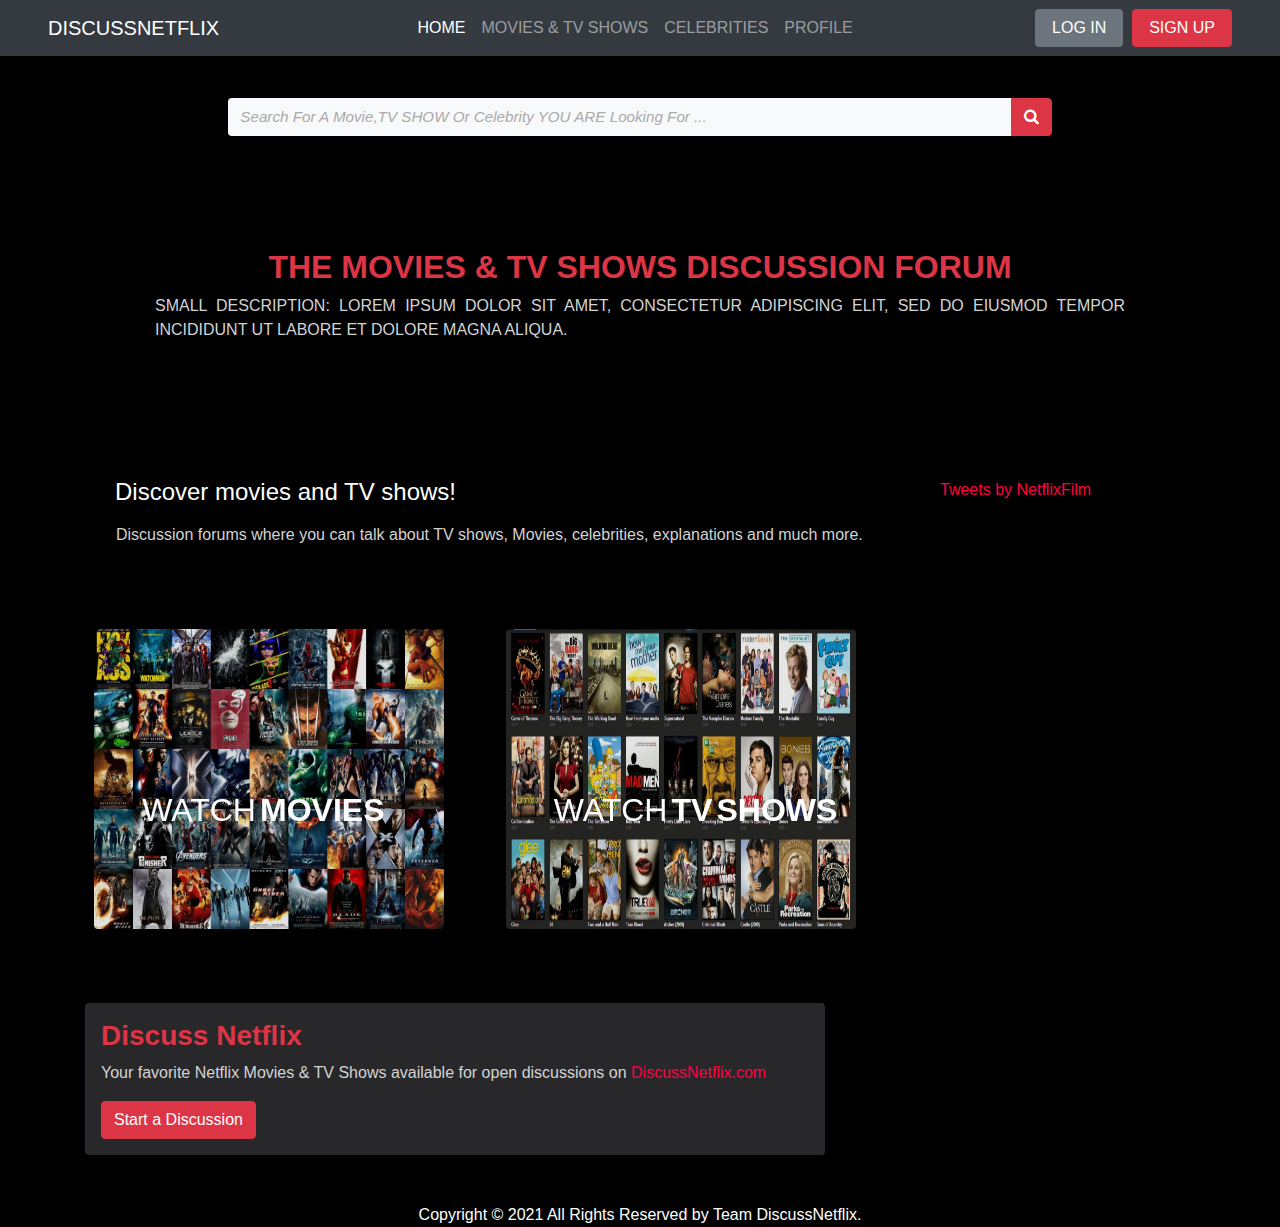
<file: index.html>
<!DOCTYPE html>
<html lang="en">

<head>
    <title>Discuss Netflix | Home</title>

    <!-- Required meta tags -->
    <meta charset="utf-8">
    <meta name="viewport" content="width=device-width, initial-scale=1, shrink-to-fit=no">

    <!-- Bootstrap CSS -->
    <link rel="stylesheet" href="https://maxcdn.bootstrapcdn.com/bootstrap/4.0.0/css/bootstrap.min.css"
        integrity="sha384-Gn5384xqQ1aoWXA+058RXPxPg6fy4IWvTNh0E263XmFcJlSAwiGgFAW/dAiS6JXm" crossorigin="anonymous">

    <link rel="stylesheet" href="./css/styles.css">
    <link rel="stylesheet" href="https://cdnjs.cloudflare.com/ajax/libs/font-awesome/4.7.0/css/font-awesome.min.css">


</head>

<body>

    <!-- NAVBAR Section -->
    <nav class="navbar navbar-expand-sm fixed-top navbar-dark bg-dark px-5">
        <a href="#" class="navbar-brand">
            DiscussNetflix
        </a>
        <button type="button" class="navbar-toggler" data-toggle="collapse" data-target="#navbarCollapse">
            <span class="navbar-toggler-icon"></span>
        </button>

        <div class="collapse navbar-collapse" id="navbarCollapse">
            <div class="navbar-nav ml-auto">
                <a href="./index.html" class="nav-item nav-link active">Home</a>
                <a href="./movielisting.html" class="nav-item nav-link ">Movies & TV shows</a>
                <a href="#" class="nav-item nav-link">Celebrities</a>
                <a href="./userprofile.html" class="nav-item nav-link">Profile</a>
            </div>
            <span class="navbar-nav ml-auto">
                <button class="btn btn-secondary ms-5 px-3">LOG IN</button>&nbsp;&nbsp;
                <button class="btn btn-danger ms-5 px-3">SIGN UP</button>
            </span>
        </div>
    </nav>

    <!-- SEARCH BAR -->
    <div class="col-lg-8 mx-auto mt-5">
        <div class="input-group">
            <input type="search" placeholder="Search For A Movie,TV SHOW Or Celebrity YOU ARE Looking For ..."
                aria-describedby="button-addon1" class="form-control border-0 bg-light">
            <div class="input-group-append">
                <button id="button-addon1" type="submit" class="btn btn-danger text-white"><i
                        class="fa fa-search"></i></button>
            </div>
        </div>
    </div>

    <!-- Main Content -->
    <div class="container">
        <!-- HEADER -->
        <header class="jumbotron mt-5">
            <div class="container">
                <div class="row row-header">
                    <div class="col-12">
                        <text class="h2 text-danger text-center font-weight-bold">The Movies & TV Shows Discussion Forum</text>
                        <p class="p-2" style="max-width: 100%;">Small Description: Lorem ipsum dolor sit amet, consectetur adipiscing elit, sed do eiusmod tempor incididunt ut labore et dolore magna aliqua. </p>
                    </div>
                </div>
            </div>
        </header>

        <!-- Category Section-->
        <div class="row mt-5">
            <div class="col-lg-9 col-sm-12">
                <div class="col-lg-12">
                    <text class="col-lg-12 white h4 bolder">Discover movies and TV shows!</text>
                    <p class="p-3">Discussion forums where you can talk about TV shows, Movies, celebrities, explanations and much more.</p>
                    <br/>
                </div>
                <div class="row p-3">
					<figure class="effect-honey">
						<img class="rounded" src="./assets/images/movie-cover-image.jpg" alt="movie-img"/>
						<figcaption>
							<h2>Watch <span>Movies</span> <i>Now</i></h2>
							<a href="./movielisting.html">View more</a>
						</figcaption>			
					</figure>
					<figure class="effect-honey">
						<img class="rounded" src="./assets/images/tv-show-cover-image.jpeg" alt="tv-show-cover-img"/>
						<figcaption>
							<h2>Watch <span>TV shows</span> <i>Now</i></h2>
							<a href="#">View more</a>
						</figcaption>			
					</figure>
				</div>
            </div>
            <!-- Embedded Twitter Section -->
            <div class="col-lg-3 col-sm-12 d-none d-sm-block">
                <a class="twitter-timeline" data-height="500" data-theme="dark" href="https://twitter.com/NetflixFilm?ref_src=twsrc%5Etfw">Tweets by NetflixFilm</a> <script async src="https://platform.twitter.com/widgets.js" charset="utf-8"></script>
            </div>
        </div>

        <!-- Discussion Forum Link Button-->
        <div class="col-lg-8 col-sm-12 mt-5 p-3 rounded" style="background-color:#28282B">
            <h3 class="text-danger font-weight-bold">Discuss Netflix</h3>
            <p>
                Your favorite Netflix Movies & TV Shows available for open discussions on 
                <a href="#">DiscussNetflix.com</a>
            </p>
            <button class="btn btn-danger">Start a Discussion</button>
        </div>

    </div>
    
    <!-- Footer Section -->
    <footer class="page-footer u-backlink u-clearfix u-grey-50 mt-5">
        <div class="u-text text-center">
            <span class="footer-copyright">Copyright © 2021 All Rights Reserved by Team DiscussNetflix.</span>
        </div>
    </footer>


        <!-- Optional JavaScript -->
        <!-- jQuery first, then Popper.js, then Bootstrap JS -->
        <script src="https://code.jquery.com/jquery-3.2.1.slim.min.js"
            integrity="sha384-KJ3o2DKtIkvYIK3UENzmM7KCkRr/rE9/Qpg6aAZGJwFDMVNA/GpGFF93hXpG5KkN"
            crossorigin="anonymous"></script>
        <script src="https://cdnjs.cloudflare.com/ajax/libs/popper.js/1.12.9/umd/popper.min.js"
            integrity="sha384-ApNbgh9B+Y1QKtv3Rn7W3mgPxhU9K/ScQsAP7hUibX39j7fakFPskvXusvfa0b4Q"
            crossorigin="anonymous"></script>
        <script src="https://maxcdn.bootstrapcdn.com/bootstrap/4.0.0/js/bootstrap.min.js"
            integrity="sha384-JZR6Spejh4U02d8jOt6vLEHfe/JQGiRRSQQxSfFWpi1MquVdAyjUar5+76PVCmYl"
            crossorigin="anonymous"></script>

        


</body>

</html>
</file>
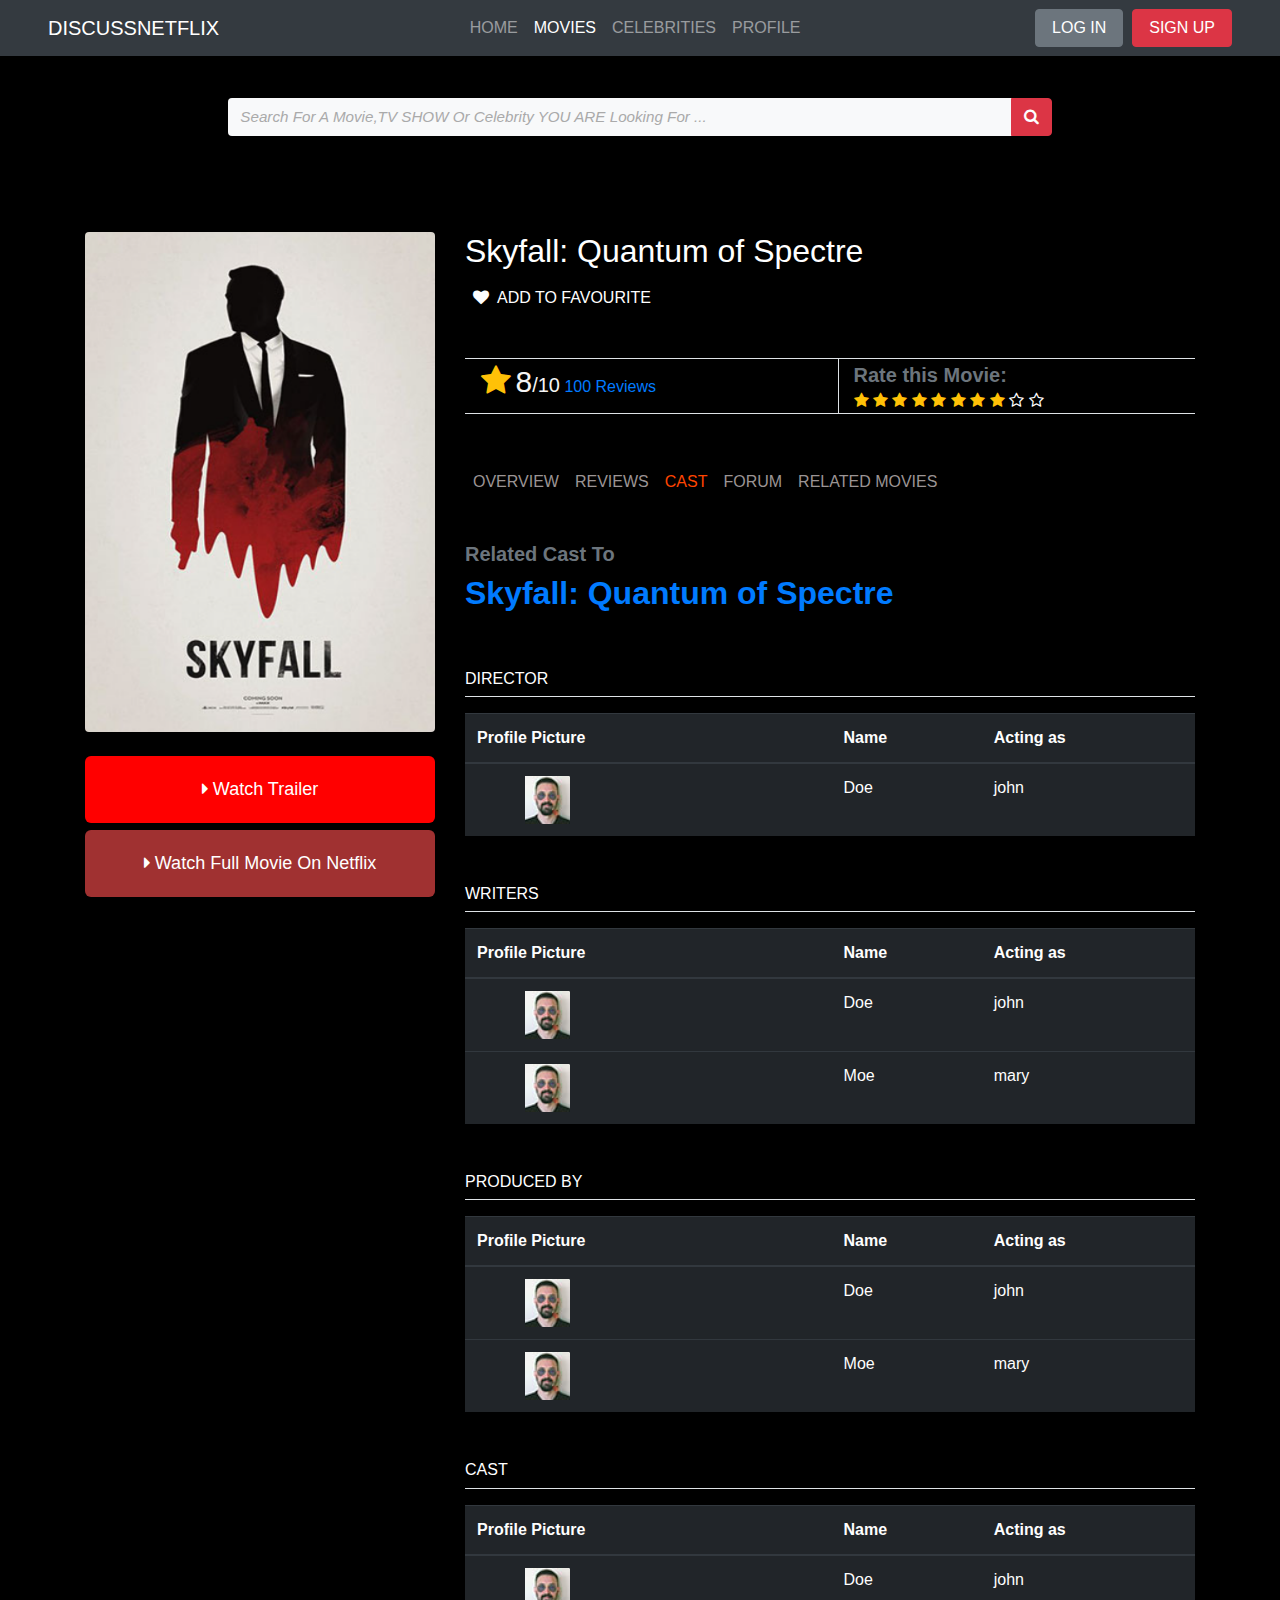
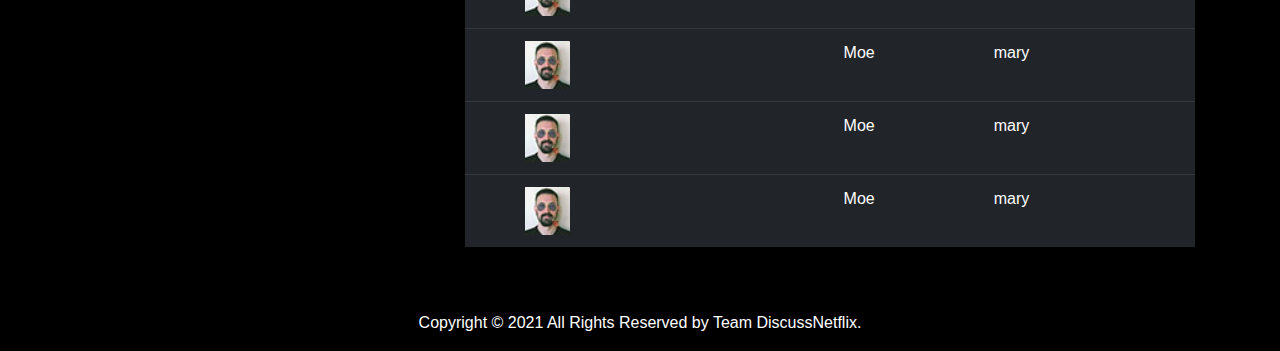
<file: moviecast.html>
<!DOCTYPE html>
<html lang="en">

<head>
    <title>Movie Cast</title>

    <!-- Required meta tags -->
    <meta charset="utf-8">
    <meta name="viewport" content="width=device-width, initial-scale=1, shrink-to-fit=no">

    <!-- Bootstrap CSS -->
    <link rel="stylesheet" href="https://maxcdn.bootstrapcdn.com/bootstrap/4.0.0/css/bootstrap.min.css"
        integrity="sha384-Gn5384xqQ1aoWXA+058RXPxPg6fy4IWvTNh0E263XmFcJlSAwiGgFAW/dAiS6JXm" crossorigin="anonymous">

    <link rel="stylesheet" href="./css/styles.css">
    <link rel="stylesheet" href="https://cdnjs.cloudflare.com/ajax/libs/font-awesome/4.7.0/css/font-awesome.min.css">


</head>

<body>

    <!-- NAVBAR -->
    <nav class="navbar navbar-expand-sm fixed-top navbar-dark bg-dark px-5">
        <a href="#" class="navbar-brand">
            DiscussNetflix
        </a>
        <button type="button" class="navbar-toggler" data-toggle="collapse" data-target="#navbarCollapse">
            <span class="navbar-toggler-icon"></span>
        </button>

        <div class="collapse navbar-collapse" id="navbarCollapse">
            <div class="navbar-nav ml-auto">
                <a href="./index.html" class="nav-item nav-link">Home</a>
                <a href="./movielisting.html" class="nav-item nav-link active">Movies</a>
                <a href="#" class="nav-item nav-link">Celebrities</a>
                <a href="./userprofile.html" class="nav-item nav-link">Profile</a>
            </div>
            <span class="navbar-nav ml-auto">
                <button class="btn btn-secondary ms-5 px-3">LOG IN</button>&nbsp;&nbsp;
                <button class="btn btn-danger ms-5 px-3">SIGN UP</button>
            </span>
        </div>
    </nav>

    <!-- SEARCH BAR -->
    <div class="col-lg-8 mx-auto mt-5">
        <div class="input-group">
            <input type="search" placeholder="Search For A Movie,TV SHOW Or Celebrity YOU ARE Looking For ..."
                aria-describedby="button-addon1" class="form-control border-0 bg-light">
            <div class="input-group-append">
                <button id="button-addon1" type="submit" class="btn btn-danger text-white"><i
                        class="fa fa-search"></i></button>
            </div>
        </div>
    </div>

    <!-- Main Content Goes Here-->
    <div class="container">
        <div class="row">
            <div class="col-sm-4 mt-5">
                <img src="./assets/images/movie-detail-image.PNG" class="rounded mx-auto d-block mt-5" alt="Movie Image"
                    height="500" width="350">
                <br />
                <div class="button-effect">
                    <a class="effect" href="#" title="Watch Trailer">
                        <i class="fa fa-caret-right" aria-hidden="true"></i>
                        Watch Trailer
                    </a>
                </div>
                <div class="button-effect">
                    <a class="effect1" href="#" title="Watch Full Movie">
                        <i class="fa fa-caret-right" aria-hidden="true"></i>
                        Watch Full Movie on Netflix
                    </a>
                </div>
            </div>

            <div class="col-sm-8 mt-5">
                <h2 class="text-white mt-5">Skyfall: Quantum of Spectre</h2>
                <div class="mt-3">
                    <a class="text-danger px-2"><i class="fa fa-heart" aria-hidden="true"></i>&nbsp;
                        <bold>ADD TO FAVOURITE</bold>
                    </a>
                </div>

                <div class="mt-5 border-top"></div>
                <div class="row">
                    <div class="col border-right ml-3">
                        <i class="fa fa-star fa-2x text-warning" aria-hidden="true"></i>
                        <bold style="color:whitesmoke; font-size: 30px;">8</bold><span
                            style="font-size: 20px;color: whitesmoke;">/10</span>
                        <a href="" class="text-primary">100 Reviews&nbsp;&nbsp;&nbsp;</a>
                    </div>
                    <div class="col mt-1">
                        <text class="text-secondary font-weight-bold h5">Rate this Movie:</text>
                        <br />
                        <i class="fa fa-star fa-1x text-warning" aria-hidden="true"></i>
                        <i class="fa fa-star fa-1x text-warning" aria-hidden="true"></i>
                        <i class="fa fa-star fa-1x text-warning" aria-hidden="true"></i>
                        <i class="fa fa-star fa-1x text-warning" aria-hidden="true"></i>
                        <i class="fa fa-star fa-1x text-warning" aria-hidden="true"></i>
                        <i class="fa fa-star fa-1x text-warning" aria-hidden="true"></i>
                        <i class="fa fa-star fa-1x text-warning" aria-hidden="true"></i>
                        <i class="fa fa-star fa-1x text-warning" aria-hidden="true"></i>
                        <i class="fa fa-star-o fa-1x text-white" aria-hidden="true"></i>
                        <i class="fa fa-star-o fa-1x text-white" aria-hidden="true"></i>
                    </div>
                </div>
                <div class="border-top"></div>


                <div class="mt-5">
                    <ul class="list-unstyled d-flex">
                        <li class="d-inline p-2"><a href="./moviedetail.html">OVERVIEW</a>
                        </li>
                        <li class="d-inline p-2"><a href="./moviereview.html">REVIEWS</a></li>
                        <li class="d-inline p-2"><a href="./moviecast.html" style="color: orangered;">CAST</a></li>
                        <li class="d-inline p-2"><a href="#">FORUM</a></li>
                        <li class="d-inline p-2"><a href="./relatedmovies.html">RELATED MOVIES</a></li>
                    </ul>
                </div>

                <div class="row">
                    <div class="col-sm mt-4">
                        <h5 class="font-weight-bold text-secondary">Related Cast To</h5>
                        <h2 class="font-weight-bold text-primary">Skyfall: Quantum of Spectre</h2>
                    </div>
                </div>

                <div class="director mt-5">
                    <h6 class="text-white">DIRECTOR</h6>
                    <div class="border-bottom"></div>
                    <table class="table table-dark mt-3">
                        <thead>
                            <tr>
                                <th>Profile Picture</th>
                                <th>Name</th>
                                <th>Acting as</th>
                            </tr>
                        </thead>
                        <tbody>
                            <tr>
                                <td><img src="./assets/images/actor-image.PNG" class="rounded d-block px-5" alt="actor">
                                </td>
                                <td>Doe</td>
                                <td>john</td>
                            </tr>
                        </tbody>
                    </table>
                </div>

                <div class="director mt-5">
                    <h6 class="text-white">WRITERS</h6>
                    <div class="border-bottom"></div>
                    <table class="table table-dark mt-3">
                        <thead>
                            <tr>
                                <th>Profile Picture</th>
                                <th>Name</th>
                                <th>Acting as</th>
                            </tr>
                        </thead>
                        <tbody>
                            <tr>
                                <td><img src="./assets/images/actor-image.PNG" class="rounded d-block px-5" alt="actor">
                                </td>
                                <td>Doe</td>
                                <td>john</td>
                            </tr>
                            <tr>
                                <td><img src="./assets/images/actor-image.PNG" class="rounded d-block px-5" alt="actor">
                                </td>
                                <td>Moe</td>
                                <td>mary</td>
                            </tr>
                        </tbody>
                    </table>
                </div>

                <div class="director mt-5">
                    <h6 class="text-white">PRODUCED BY</h6>
                    <div class="border-bottom"></div>
                    <table class="table table-dark mt-3">
                        <thead>
                            <tr>
                                <th>Profile Picture</th>
                                <th>Name</th>
                                <th>Acting as</th>
                            </tr>
                        </thead>
                        <tbody>
                            <tr>
                                <td><img src="./assets/images/actor-image.PNG" class="rounded d-block px-5" alt="actor">
                                </td>
                                <td>Doe</td>
                                <td>john</td>
                            </tr>
                            <tr>
                                <td><img src="./assets/images/actor-image.PNG" class="rounded d-block px-5" alt="actor">
                                </td>
                                <td>Moe</td>
                                <td>mary</td>
                            </tr>
                        </tbody>
                    </table>
                </div>

                <div class="director mt-5">
                    <h6 class="text-white">CAST</h6>
                    <div class="border-bottom"></div>
                    <table class="table table-dark mt-3">
                        <thead>
                            <tr>
                                <th>Profile Picture</th>
                                <th>Name</th>
                                <th>Acting as</th>
                            </tr>
                        </thead>
                        <tbody>
                            <tr>
                                <td><img src="./assets/images/actor-image.PNG" class="rounded d-block px-5" alt="actor">
                                </td>
                                <td>Doe</td>
                                <td>john</td>
                            </tr>
                            <tr>
                                <td><img src="./assets/images/actor-image.PNG" class="rounded d-block px-5" alt="actor">
                                </td>
                                <td>Moe</td>
                                <td>mary</td>
                            </tr>
                            <tr>
                                <td><img src="./assets/images/actor-image.PNG" class="rounded d-block px-5" alt="actor">
                                </td>
                                <td>Moe</td>
                                <td>mary</td>
                            </tr>
                            <tr>
                                <td><img src="./assets/images/actor-image.PNG" class="rounded d-block px-5" alt="actor">
                                </td>
                                <td>Moe</td>
                                <td>mary</td>
                            </tr>
                        </tbody>
                    </table>
                </div>

            </div>
        </div>
    </div>

    <!-- FOOTER -->
    <footer class="u-backlink u-clearfix u-grey-80 mt-5">
        <p class="u-text text-center">
            <span>Copyright © 2021 All Rights Reserved by Team DiscussNetflix.</span>
        </p>
    </footer>


    <!-- Optional JavaScript -->
    <!-- jQuery first, then Popper.js, then Bootstrap JS -->
    <script src="https://code.jquery.com/jquery-3.2.1.slim.min.js"
        integrity="sha384-KJ3o2DKtIkvYIK3UENzmM7KCkRr/rE9/Qpg6aAZGJwFDMVNA/GpGFF93hXpG5KkN"
        crossorigin="anonymous"></script>
    <script src="https://cdnjs.cloudflare.com/ajax/libs/popper.js/1.12.9/umd/popper.min.js"
        integrity="sha384-ApNbgh9B+Y1QKtv3Rn7W3mgPxhU9K/ScQsAP7hUibX39j7fakFPskvXusvfa0b4Q"
        crossorigin="anonymous"></script>
    <script src="https://maxcdn.bootstrapcdn.com/bootstrap/4.0.0/js/bootstrap.min.js"
        integrity="sha384-JZR6Spejh4U02d8jOt6vLEHfe/JQGiRRSQQxSfFWpi1MquVdAyjUar5+76PVCmYl"
        crossorigin="anonymous"></script>

</body>

</html>
</file>
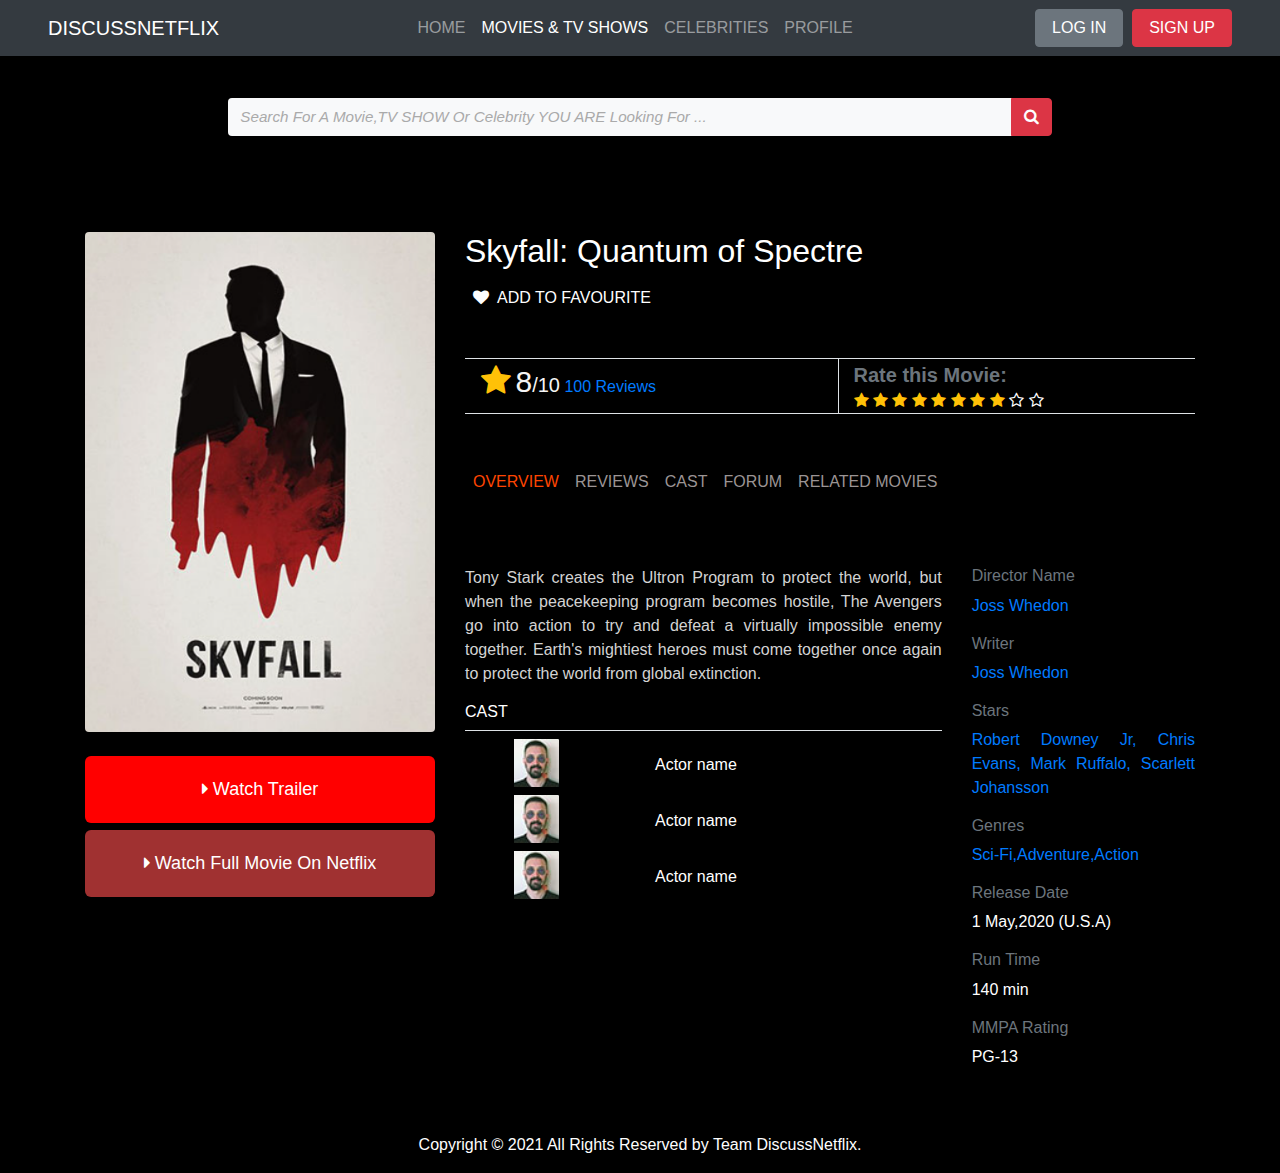
<file: moviedetail.html>
<!DOCTYPE html>
<html lang="en">

<head>
    <title>Movie Detail</title>

    <!-- Required meta tags -->
    <meta charset="utf-8">
    <meta name="viewport" content="width=device-width, initial-scale=1, shrink-to-fit=no">

    <!-- Bootstrap CSS -->
    <link rel="stylesheet" href="https://maxcdn.bootstrapcdn.com/bootstrap/4.0.0/css/bootstrap.min.css"
        integrity="sha384-Gn5384xqQ1aoWXA+058RXPxPg6fy4IWvTNh0E263XmFcJlSAwiGgFAW/dAiS6JXm" crossorigin="anonymous">

    <link rel="stylesheet" href="./css/styles.css">
    <link rel="stylesheet" href="https://cdnjs.cloudflare.com/ajax/libs/font-awesome/4.7.0/css/font-awesome.min.css">


</head>

<body>

    <!-- NAVBAR -->
    <nav class="navbar navbar-expand-sm fixed-top navbar-dark bg-dark px-5">
        <a href="#" class="navbar-brand">
            DiscussNetflix
        </a>
        <button type="button" class="navbar-toggler" data-toggle="collapse" data-target="#navbarCollapse">
            <span class="navbar-toggler-icon"></span>
        </button>

        <div class="collapse navbar-collapse" id="navbarCollapse">
            <div class="navbar-nav ml-auto">
                <a href="./index.html" class="nav-item nav-link">Home</a>
                <a href="./movielisting.html" class="nav-item nav-link active">Movies & TV Shows</a>
                <a href="#" class="nav-item nav-link">Celebrities</a>
                <a href="./userprofile.html" class="nav-item nav-link">Profile</a>
            </div>
            <span class="navbar-nav ml-auto">
                <button class="btn btn-secondary ms-5 px-3">LOG IN</button>&nbsp;&nbsp;
                <button class="btn btn-danger ms-5 px-3">SIGN UP</button>
            </span>
        </div>
    </nav>

    <!-- SEARCH BAR -->
    <div class="col-lg-8 mx-auto mt-5">
        <div class="input-group">
            <input type="search" placeholder="Search For A Movie,TV SHOW Or Celebrity YOU ARE Looking For ..."
                aria-describedby="button-addon1" class="form-control border-0 bg-light">
            <div class="input-group-append">
                <button id="button-addon1" type="submit" class="btn btn-danger text-white"><i
                        class="fa fa-search"></i></button>
            </div>
        </div>
    </div>

    <!-- Main Content Goes Here-->
    <div class="container">
        <div class="row">
            <div class="col-lg-4 mt-5">
                <img src="./assets/images/movie-detail-image.PNG" class="rounded mx-auto d-block mt-5" alt="Movie Image"
                    height="500" width="350">
                <br />
                <div class="button-effect">
                    <a class="effect" href="#" title="Watch Trailer">
                        <i class="fa fa-caret-right" aria-hidden="true"></i>
                        Watch Trailer
                    </a>
                </div>
                <div class="button-effect">
                    <a class="effect1" href="" title="Watch Full Movie">
                        <i class="fa fa-caret-right" aria-hidden="true"></i>
                        Watch Full Movie on Netflix
                    </a>
                </div>
            </div>
            <div class="col-lg-8 mt-5">
                <h2 class="text-white mt-5">Skyfall: Quantum of Spectre</h2>
                <div class="mt-3">
                    <a class="text-danger px-2"><i class="fa fa-heart" aria-hidden="true"></i>&nbsp;
                        <bold>ADD TO FAVOURITE</bold>
                    </a>
                </div>

                <div class="mt-5 border-top"></div>
                <div class="row">
                    <div class="col border-right ml-3">
                        <i class="fa fa-star fa-2x text-warning" aria-hidden="true"></i>
                        <bold style="color:whitesmoke; font-size: 30px;">8</bold><span
                            style="font-size: 20px;color: whitesmoke;">/10</span>
                        <a href="" class="text-primary">100 Reviews&nbsp;&nbsp;&nbsp;</a>
                    </div>
                    <div class="col mt-1">
                        <text class="text-secondary font-weight-bold h5">Rate this Movie:</text>
                        <br />
                        <i class="fa fa-star fa-1x text-warning" aria-hidden="true"></i>
                        <i class="fa fa-star fa-1x text-warning" aria-hidden="true"></i>
                        <i class="fa fa-star fa-1x text-warning" aria-hidden="true"></i>
                        <i class="fa fa-star fa-1x text-warning" aria-hidden="true"></i>
                        <i class="fa fa-star fa-1x text-warning" aria-hidden="true"></i>
                        <i class="fa fa-star fa-1x text-warning" aria-hidden="true"></i>
                        <i class="fa fa-star fa-1x text-warning" aria-hidden="true"></i>
                        <i class="fa fa-star fa-1x text-warning" aria-hidden="true"></i>
                        <i class="fa fa-star-o fa-1x text-white" aria-hidden="true"></i>
                        <i class="fa fa-star-o fa-1x text-white" aria-hidden="true"></i>
                    </div>
                </div>
                <div class="border-top"></div>


                <div class="mt-5">
                    <ul class="list-unstyled d-flex">
                        <li class="d-inline p-2"><a href="./moviedetail.html" style="color: orangered;">OVERVIEW</a>
                        </li>
                        <li class="d-inline p-2"><a href="./moviereview.html">REVIEWS</a></li>
                        <li class="d-inline p-2"><a href="./moviecast.html">CAST</a></li>
                        <li class="d-inline p-2"><a href="./forum.html">FORUM</a></li>
                        <li class="d-inline p-2"><a href="./relatedmovies.html">RELATED
                                MOVIES</a></li>
                    </ul>
                </div>

                <div class="row">
                    <div class="col-sm-8 mt-5">
                        <p class="d-none d-sm-block">
                            Tony Stark creates the Ultron Program to protect the world, but when the peacekeeping
                            program becomes hostile, The Avengers go into action to try and defeat a virtually
                            impossible enemy together. Earth's mightiest heroes must come together once again to protect
                            the world from global extinction.
                        </p>
                        <h6 class="text-white">CAST</h6>
                        <div class="border-bottom"></div>
                        <div class="row mt-2">
                            <img src="./assets/images/actor-image.PNG" class="rounded ml-3 d-block px-5" alt="actor">
                            <h6 class="text-white px-5 mt-3">Actor name</h6>
                        </div>
                        <div class="row mt-2">
                            <img src="./assets/images/actor-image.PNG" class="rounded ml-3 d-block px-5" alt="actor">
                            <h6 class="text-white px-5 mt-3">Actor name</h6>
                        </div>
                        <div class="row mt-2">
                            <img src="./assets/images/actor-image.PNG" class="rounded ml-3 d-block px-5" alt="actor">
                            <h6 class="text-white px-5 mt-3">Actor name</h6>
                        </div>
                        <br />
                    </div>
                    <div class="col-sm-4 mt-5">
                        <h6 class="text-secondary">Director Name</h6>
                        <p class="text-primary">Joss Whedon</p>
                        <h6 class="text-secondary">Writer</h6>
                        <p class="text-primary">Joss Whedon</p>
                        <h6 class="text-secondary">Stars</h6>
                        <p class="text-primary">Robert Downey Jr, Chris Evans, Mark Ruffalo, Scarlett Johansson</p>
                        <h6 class="text-secondary">Genres</h6>
                        <p class="text-primary">Sci-Fi,Adventure,Action</p>
                        <h6 class="text-secondary">Release Date</h6>
                        <p class="text-white">1 May,2020 (U.S.A)</p>
                        <h6 class="text-secondary">Run Time</h6>
                        <p class="text-white">140 min</p>
                        <h6 class="text-secondary">MMPA Rating</h6>
                        <p class="text-white">PG-13</p>
                    </div>
                </div>


            </div>
        </div>
    </div>

    <!-- FOOTER -->
    <footer class="u-backlink u-clearfix u-grey-80 mt-5">
        <p class="u-text text-center">
            <span>Copyright © 2021 All Rights Reserved by Team DiscussNetflix.</span>
        </p>
    </footer>


    <!-- Optional JavaScript -->
    <!-- jQuery first, then Popper.js, then Bootstrap JS -->
    <script src="https://code.jquery.com/jquery-3.2.1.slim.min.js"
        integrity="sha384-KJ3o2DKtIkvYIK3UENzmM7KCkRr/rE9/Qpg6aAZGJwFDMVNA/GpGFF93hXpG5KkN"
        crossorigin="anonymous"></script>
    <script src="https://cdnjs.cloudflare.com/ajax/libs/popper.js/1.12.9/umd/popper.min.js"
        integrity="sha384-ApNbgh9B+Y1QKtv3Rn7W3mgPxhU9K/ScQsAP7hUibX39j7fakFPskvXusvfa0b4Q"
        crossorigin="anonymous"></script>
    <script src="https://maxcdn.bootstrapcdn.com/bootstrap/4.0.0/js/bootstrap.min.js"
        integrity="sha384-JZR6Spejh4U02d8jOt6vLEHfe/JQGiRRSQQxSfFWpi1MquVdAyjUar5+76PVCmYl"
        crossorigin="anonymous"></script>

</body>

</html>
</file>
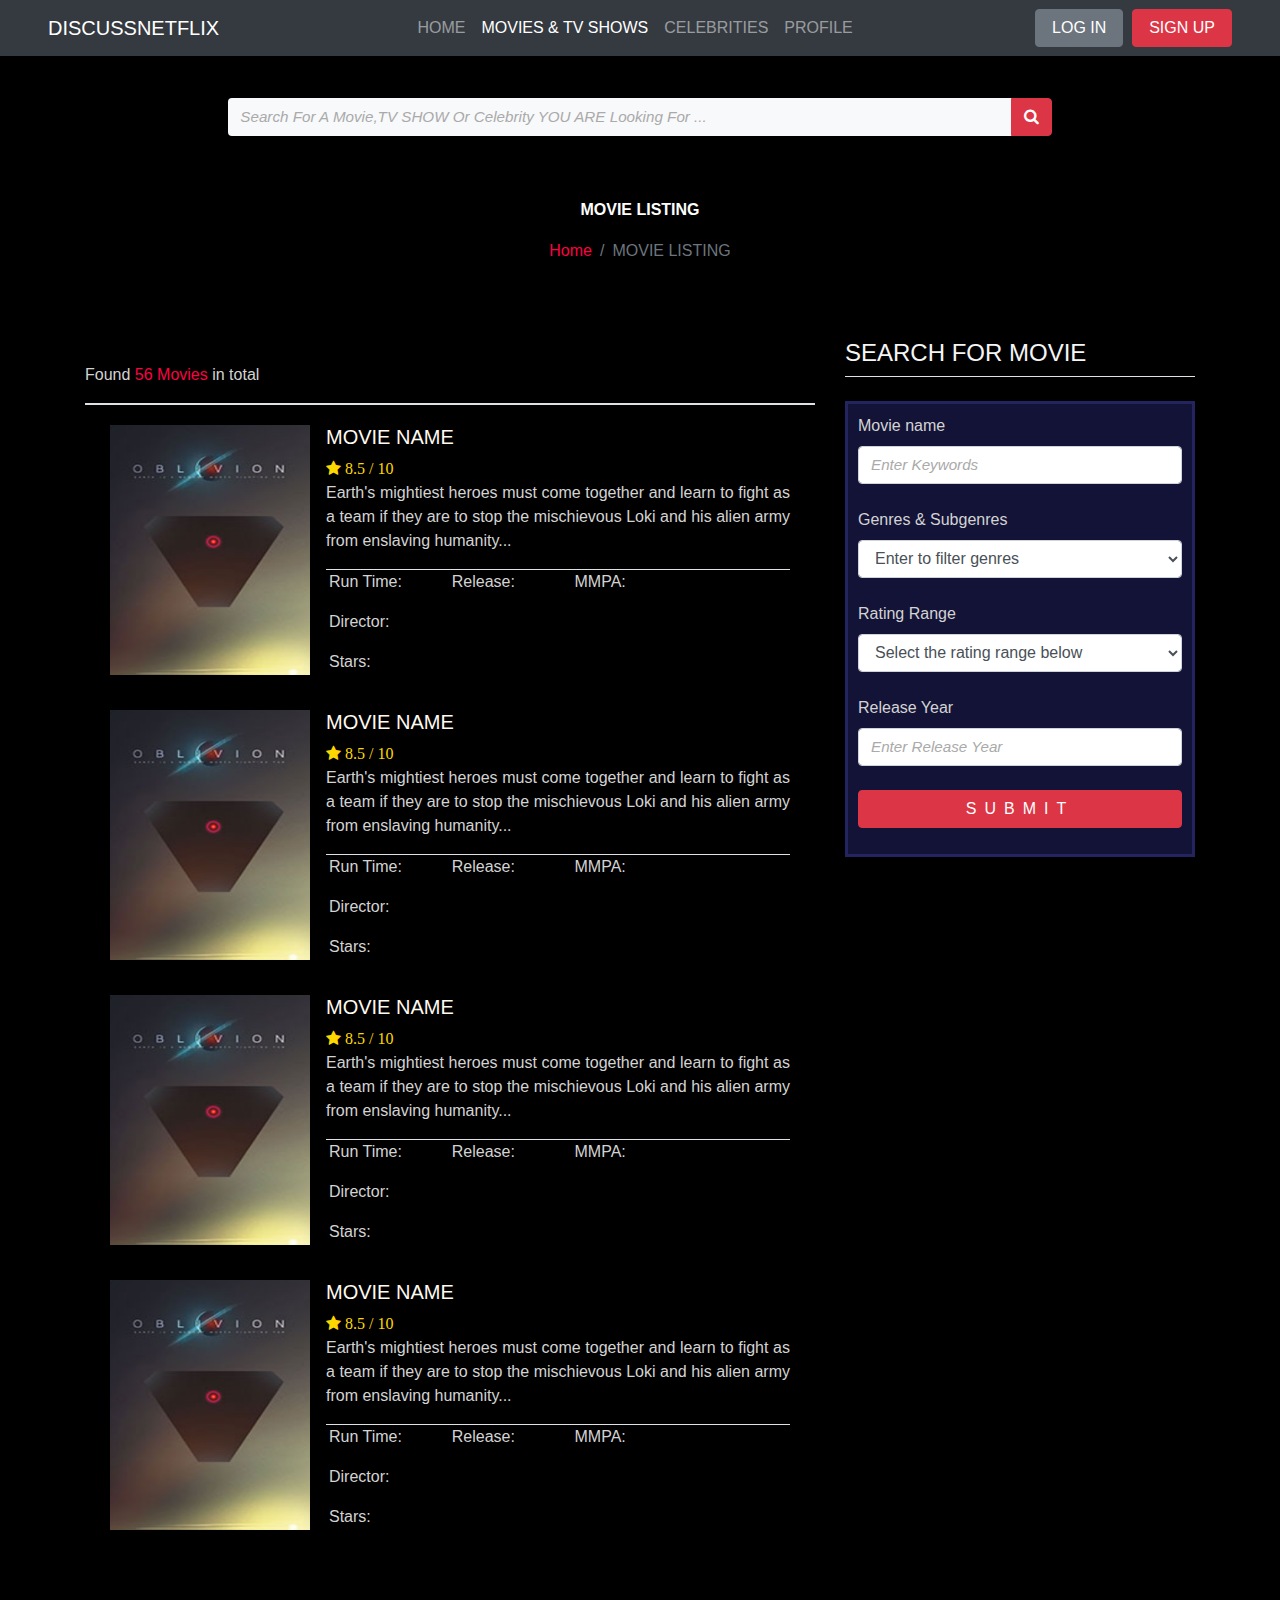
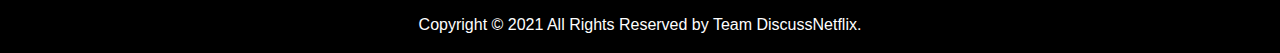
<file: movielisting.html>
<!DOCTYPE html>
<html lang="en">

<head>
    <title>Movie Listing</title>

    <!-- Required meta tags -->
    <meta charset="utf-8">
    <meta name="viewport" content="width=device-width, initial-scale=1, shrink-to-fit=no">

    <!-- Bootstrap CSS -->
    <link rel="stylesheet" href="https://maxcdn.bootstrapcdn.com/bootstrap/4.0.0/css/bootstrap.min.css"
        integrity="sha384-Gn5384xqQ1aoWXA+058RXPxPg6fy4IWvTNh0E263XmFcJlSAwiGgFAW/dAiS6JXm" crossorigin="anonymous">

    <link rel="stylesheet" href="./css/styles.css">
    <link rel="stylesheet" href="https://cdnjs.cloudflare.com/ajax/libs/font-awesome/4.7.0/css/font-awesome.min.css">


</head>

<body>
    <!-- NAVBAR Section -->
    <nav class="navbar navbar-expand-sm fixed-top navbar-dark bg-dark px-5">
        <a href="#" class="navbar-brand">
            DiscussNetflix
        </a>
        <button type="button" class="navbar-toggler" data-toggle="collapse" data-target="#navbarCollapse">
            <span class="navbar-toggler-icon"></span>
        </button>

        <div class="collapse navbar-collapse" id="navbarCollapse">
            <div class="navbar-nav ml-auto">
                <a href="./index.html" class="nav-item nav-link">Home</a>
                <a href="./movielisting.html" class="nav-item nav-link active">Movies & TV Shows</a>
                <a href="#" class="nav-item nav-link">Celebrities</a>
                <a href="./userprofile.html" class="nav-item nav-link">Profile</a>
            </div>
            <span class="navbar-nav ml-auto">
                <button class="btn btn-secondary ms-5 px-3">LOG IN</button>&nbsp;&nbsp;
                <button class="btn btn-danger ms-5 px-3">SIGN UP</button>
            </span>
        </div>
    </nav>

    <!-- SEARCH BAR -->
    <div class="col-lg-8 mx-auto mt-5">
        <div class="input-group">
            <input type="search" id="searchresults" placeholder="Search For A Movie,TV SHOW Or Celebrity YOU ARE Looking For ..."
                aria-describedby="button-addon1" class="form-control border-0 bg-light">
            <div class="input-group-append">
                <button id="button-addon1" type="submit" class="btn btn-danger text-white"><i
                        class="fa fa-search"></i></button>
            </div>
        </div>
    </div>

    <!-- HEADER & BREADCRUMB LINKS -->
    <header class="jumbotron">
        <div class="container">
            <div class="row row-header">
                <div class="col-12">
                    <h1>Movie Listing</h1>
                </div>
            </div>
            <ol class="col-12 breadcrumb d-flex justify-content-center">
                <li class="breadcrumb-item "><a href="./index.html">Home</a></li>
                <li class="breadcrumb-item active"><a href="./movielisting.html"></a>MOVIE LISTING</li>
            </ol>
        </div>
    </header>

    <!-- MAIN CONTENT -->
    <div class="container">
        <div class="row">
            <div class="col-sm-8">
                <div class="mt-4">
                    <p>Found <a href="#" style="text-decoration: none;"> 56 Movies </a> in total</p>
                    <div class="border-top"></div>
                </div>
                <div class="border-top"></div>

                
                <div class="col-sm">
                    <div class="media">
                        <img src="./assets/images/movie-image.PNG" width="200px" height="250px">
                        <div class="media-body">
                            <a href="./moviedetail.html">
                                <h5 class="movie-title mt-0 ml-3">
                                    Movie Name
                                </h5>
                            </a>
                            <i class="fa fa-star fa-1x ml-3" aria-hidden="true" height="28px" width="28px"
                                style="color: gold">
                                8.5 / 10</i>

                            <p id="movie-info" class="d-none d-sm-block ml-3">
                                Earth's mightiest heroes must come together and learn to fight as a team if they are
                                to
                                stop
                                the mischievous Loki and his alien army from enslaving humanity...
                            </p>
                            <div class="border-top ml-3"></div>
                            <div class="row ml-1">
                                <p class="col-lg-3 col-md-4 col-sm-6">Run Time: </p>
                                <p class="col-lg-3 col-md-4 col-sm-6">Release: </p>
                                <p class="col-lg-3 col-md-4 col-sm-6">MMPA: </p>
                            </div>
                            <p class="col-lg-3 col-md-4 col-sm-6 ml-1">Director: </p>
                            <p class="col-lg-3 col-md-4 col-sm-6 ml-1">Stars: </p>
                        </div>
                    </div>
                </div>
                <div class="col-sm">
                    <div class="media">
                        <img src="./assets/images/movie-image.PNG" width="200px" height="250px">
                        <div class="media-body">
                            <a href="#">
                                <h5 class="movie-title mt-0 ml-3">
                                    Movie Name
                                </h5>
                            </a>
                            <i class="fa fa-star fa-1x ml-3" aria-hidden="true" height="28px" width="28px"
                                style="color: gold">
                                8.5 / 10</i>

                            <p id="movie-info" class="d-none d-sm-block ml-3">
                                Earth's mightiest heroes must come together and learn to fight as a team if they are
                                to
                                stop
                                the mischievous Loki and his alien army from enslaving humanity...
                            </p>
                            <div class="border-top ml-3"></div>
                            <div class="row ml-1">
                                <p class="col-lg-3 col-md-4 col-sm-6">Run Time: </p>
                                <p class="col-lg-3 col-md-4 col-sm-6">Release: </p>
                                <p class="col-lg-3 col-md-4 col-sm-6">MMPA: </p>
                            </div>
                            <p class="col-lg-3 col-md-4 col-sm-6 ml-1">Director: </p>
                            <p class="col-lg-3 col-md-4 col-sm-6 ml-1">Stars: </p>
                        </div>
                    </div>
                </div>
                <div class="col-sm">
                    <div class="media">
                        <img src="./assets/images/movie-image.PNG" width="200px" height="250px">
                        <div class="media-body">
                            <a href="#">
                                <h5 class="movie-title mt-0 ml-3">
                                    Movie Name
                                </h5>
                            </a>
                            <i class="fa fa-star fa-1x ml-3" aria-hidden="true" height="28px" width="28px"
                                style="color: gold">
                                8.5 / 10</i>

                            <p id="movie-info" class="d-none d-sm-block ml-3">
                                Earth's mightiest heroes must come together and learn to fight as a team if they are
                                to
                                stop
                                the mischievous Loki and his alien army from enslaving humanity...
                            </p>
                            <div class="border-top ml-3"></div>
                            <div class="row ml-1">
                                <p class="col-lg-3 col-md-4 col-sm-6">Run Time: </p>
                                <p class="col-lg-3 col-md-4 col-sm-6">Release: </p>
                                <p class="col-lg-3 col-md-4 col-sm-6">MMPA: </p>
                            </div>
                            <p class="col-lg-3 col-md-4 col-sm-6 ml-1">Director: </p>
                            <p class="col-lg-3 col-md-4 col-sm-6 ml-1">Stars: </p>
                        </div>
                    </div>
                </div>
                <div class="col-sm">
                    <div class="media">
                        <img src="./assets/images/movie-image.PNG" width="200px" height="250px">
                        <div class="media-body">
                            <a href="#">
                                <h5 class="movie-title mt-0 ml-3">
                                    Movie Name
                                </h5>
                            </a>
                            <i class="fa fa-star fa-1x ml-3" aria-hidden="true" height="28px" width="28px"
                                style="color: gold">
                                8.5 / 10</i>

                            <p id="movie-info" class="d-none d-sm-block ml-3">
                                Earth's mightiest heroes must come together and learn to fight as a team if they are
                                to
                                stop
                                the mischievous Loki and his alien army from enslaving humanity...
                            </p>
                            <div class="border-top ml-3"></div>
                            <div class="row ml-1">
                                <p class="col-lg-3 col-md-4 col-sm-6">Run Time: </p>
                                <p class="col-lg-3 col-md-4 col-sm-6">Release: </p>
                                <p class="col-lg-3 col-md-4 col-sm-6">MMPA: </p>
                            </div>
                            <p class="col-lg-3 col-md-4 col-sm-6 ml-1">Director: </p>
                            <p class="col-lg-3 col-md-4 col-sm-6 ml-1">Stars: </p>
                        </div>
                    </div>
                </div>

            </div>

            <div class="col-sm-4">
                <h4 style="color: whitesmoke">SEARCH FOR MOVIE</h4>
                <div class="border-bottom"></div>
                <br />
                <form>
                    <div
                        style="padding: 10px; background-color: rgb(19, 19, 56);border-color: rgb(36, 36, 97);border-style: solid;">
                        <div class="form-group">
                            <label for="movieName">Movie name</label>
                            <input type="text" class="form-control" id="movieName" placeholder="Enter Keywords">
                            <br />
                            <label for="genres">Genres & Subgenres</label>
                            <select id="genres" class="form-control">
                                <option selected>Enter to filter genres</option>
                                <option>Option 1</option>
                                <option>Option 2</option>
                                <option>Option 3</option>
                                <option>Option 4</option>
                                <option>Option 5</option>
                            </select>
                            <br />
                            <label for="ratingRange">Rating Range</label>
                            <select id="ratingRange" class="form-control">
                                <option selected>Select the rating range below</option>
                                <option>Option 1</option>
                                <option>Option 2</option>
                                <option>Option 3</option>
                                <option>Option 4</option>
                                <option>Option 5</option>
                            </select>
                            <br />
                            <label for="releaseYear">Release Year</label>
                            <input type="text" class="form-control" id="releaseYear" placeholder="Enter Release Year">
                            <br />
                            <button class="btn btn-danger px-5"
                                style="width: 100%; letter-spacing: 8px;">SUBMIT</button>
                        </div>
                    </div>
                </form>
            </div>
        </div>


        <footer class="u-backlink u-clearfix u-grey-80 mt-5">
            <p class="u-text text-center">
                <span>Copyright © 2021 All Rights Reserved by Team DiscussNetflix.</span>
            </p>
        </footer>


        <!-- Optional JavaScript -->
        <!-- jQuery first, then Popper.js, then Bootstrap JS -->
        <script src="https://code.jquery.com/jquery-3.2.1.slim.min.js"
            integrity="sha384-KJ3o2DKtIkvYIK3UENzmM7KCkRr/rE9/Qpg6aAZGJwFDMVNA/GpGFF93hXpG5KkN"
            crossorigin="anonymous"></script>
        <script src="https://cdnjs.cloudflare.com/ajax/libs/popper.js/1.12.9/umd/popper.min.js"
            integrity="sha384-ApNbgh9B+Y1QKtv3Rn7W3mgPxhU9K/ScQsAP7hUibX39j7fakFPskvXusvfa0b4Q"
            crossorigin="anonymous"></script>
        <script src="https://maxcdn.bootstrapcdn.com/bootstrap/4.0.0/js/bootstrap.min.js"
            integrity="sha384-JZR6Spejh4U02d8jOt6vLEHfe/JQGiRRSQQxSfFWpi1MquVdAyjUar5+76PVCmYl"
            crossorigin="anonymous"></script>


</body>

</html>
</file>
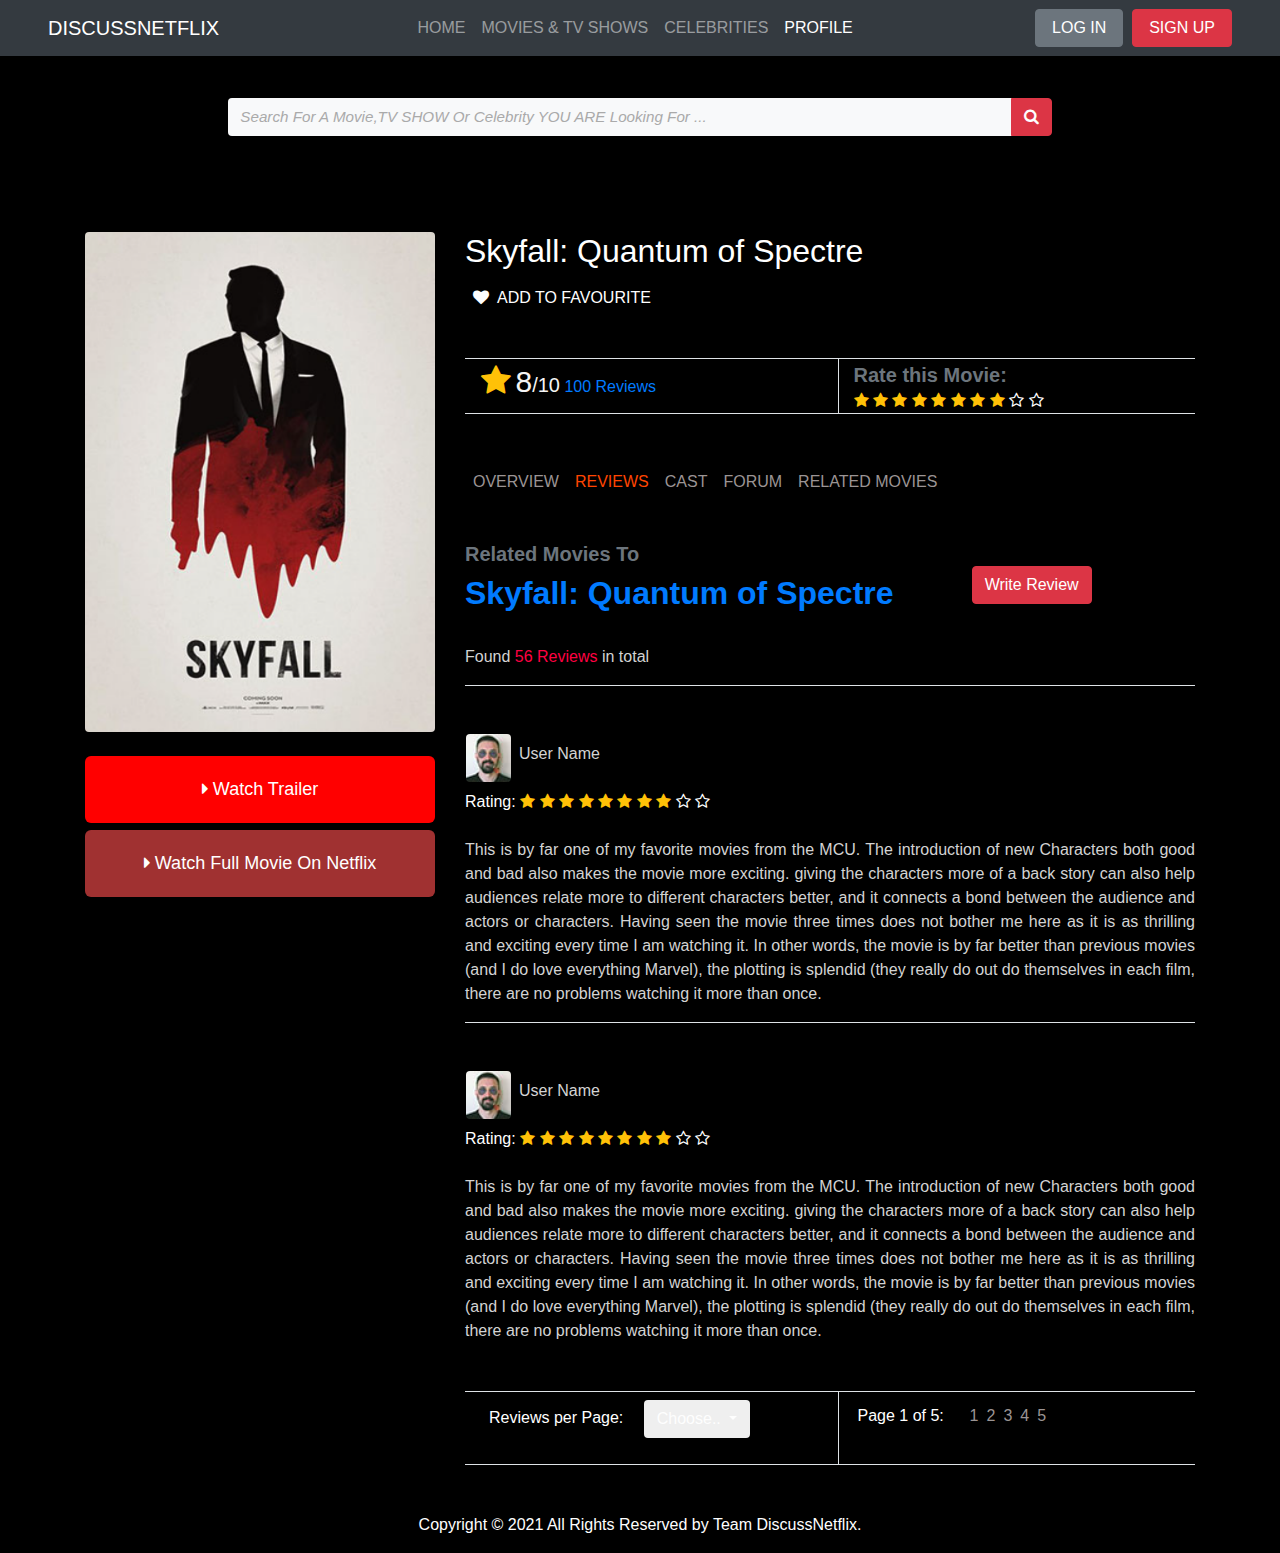
<file: moviereview.html>
<!DOCTYPE html>
<html lang="en">

<head>
    <title>Movie Review</title>

    <!-- Required meta tags -->
    <meta charset="utf-8">
    <meta name="viewport" content="width=device-width, initial-scale=1, shrink-to-fit=no">

    <!-- Bootstrap CSS -->
    <link rel="stylesheet" href="https://maxcdn.bootstrapcdn.com/bootstrap/4.0.0/css/bootstrap.min.css"
        integrity="sha384-Gn5384xqQ1aoWXA+058RXPxPg6fy4IWvTNh0E263XmFcJlSAwiGgFAW/dAiS6JXm" crossorigin="anonymous">

    <link rel="stylesheet" href="./css/styles.css">
    <link rel="stylesheet" href="https://cdnjs.cloudflare.com/ajax/libs/font-awesome/4.7.0/css/font-awesome.min.css">


</head>

<body>

    <!-- NAVBAR -->
    <nav class="navbar navbar-expand-sm fixed-top navbar-dark bg-dark px-5">
        <a href="#" class="navbar-brand">
            DiscussNetflix
        </a>
        <button type="button" class="navbar-toggler" data-toggle="collapse" data-target="#navbarCollapse">
            <span class="navbar-toggler-icon"></span>
        </button>

        <div class="collapse navbar-collapse" id="navbarCollapse">
            <div class="navbar-nav ml-auto">
                <a href="./index.html" class="nav-item nav-link">Home</a>
                <a href="./movielisting.html" class="nav-item nav-link">Movies & TV shows</a>
                <a href="#" class="nav-item nav-link">Celebrities</a>
                <a href="./userprofile.html" class="nav-item nav-link active">Profile</a>
            </div>
            <span class="navbar-nav ml-auto">
                <button class="btn btn-secondary ms-5 px-3">LOG IN</button>&nbsp;&nbsp;
                <button class="btn btn-danger ms-5 px-3">SIGN UP</button>
            </span>
        </div>
    </nav>

    <!-- SEARCH BAR -->
    <div class="col-lg-8 mx-auto mt-5">
        <div class="input-group">
            <input type="search" placeholder="Search For A Movie,TV SHOW Or Celebrity YOU ARE Looking For ..."
                aria-describedby="button-addon1" class="form-control border-0 bg-light">
            <div class="input-group-append">
                <button id="button-addon1" type="submit" class="btn btn-danger text-white"><i
                        class="fa fa-search"></i></button>
            </div>
        </div>
    </div>

    <!-- Main Content Goes Here-->
    <div class="container">
        <div class="row">
            <div class="col-sm-4 mt-5">
                <img src="./assets/images/movie-detail-image.PNG" class="rounded mx-auto d-block mt-5" alt="Movie Image"
                    height="500" width="350">
                <br />
                <div class="button-effect">
                    <a class="effect" href="#" title="Watch Trailer">
                        <i class="fa fa-caret-right" aria-hidden="true"></i>
                        Watch Trailer
                    </a>
                </div>
                <div class="button-effect">
                    <a class="effect1" href="#" title="Watch Full Movie">
                        <i class="fa fa-caret-right" aria-hidden="true"></i>
                        Watch Full Movie on Netflix
                    </a>
                </div>
            </div>
            <div class="col-sm-8 mt-5">
                <h2 class="text-white mt-5">Skyfall: Quantum of Spectre</h2>
                <div class="mt-3">
                    <a class="text-danger px-2"><i class="fa fa-heart" aria-hidden="true"></i>&nbsp;
                        <bold>ADD TO FAVOURITE</bold>
                    </a>
                </div>

                <div class="mt-5 border-top"></div>
                <div class="row">
                    <div class="col border-right ml-3">
                        <i class="fa fa-star fa-2x text-warning" aria-hidden="true"></i>
                        <bold style="color:whitesmoke; font-size: 30px;">8</bold><span
                            style="font-size: 20px;color: whitesmoke;">/10</span>
                        <a href="" class="text-primary">100 Reviews&nbsp;&nbsp;&nbsp;</a>
                    </div>
                    <div class="col mt-1">
                        <text class="text-secondary font-weight-bold h5">Rate this Movie:</text>
                        <br />
                        <i class="fa fa-star fa-1x text-warning" aria-hidden="true"></i>
                        <i class="fa fa-star fa-1x text-warning" aria-hidden="true"></i>
                        <i class="fa fa-star fa-1x text-warning" aria-hidden="true"></i>
                        <i class="fa fa-star fa-1x text-warning" aria-hidden="true"></i>
                        <i class="fa fa-star fa-1x text-warning" aria-hidden="true"></i>
                        <i class="fa fa-star fa-1x text-warning" aria-hidden="true"></i>
                        <i class="fa fa-star fa-1x text-warning" aria-hidden="true"></i>
                        <i class="fa fa-star fa-1x text-warning" aria-hidden="true"></i>
                        <i class="fa fa-star-o fa-1x text-white" aria-hidden="true"></i>
                        <i class="fa fa-star-o fa-1x text-white" aria-hidden="true"></i>
                    </div>
                </div>
                <div class="border-top"></div>


                <div class="mt-5">
                    <ul class="list-unstyled d-flex">
                        <li class="d-inline p-2"><a href="./moviedetail.html">OVERVIEW</a>
                        </li>
                        <li class="d-inline p-2"><a href="./moviereview.html" style="color: orangered;">REVIEWS</a></li>
                        <li class="d-inline p-2"><a href="./moviecast.html">CAST</a></li>
                        <li class="d-inline p-2"><a href="./forum.html">FORUM</a></li>
                        <li class="d-inline p-2"><a href="./relatedmovies.html">RELATED MOVIES</a></li>
                    </ul>
                </div>

                <div class="row">
                    <div class="col-md-8 mt-4">
                        <h5 class="font-weight-bold text-secondary">Related Movies To</h5>
                        <h2 class="font-weight-bold text-primary">Skyfall: Quantum of Spectre</h2>
                    </div>
                    <div class="col-md-2 mt-5">
                        <a href="#" class="btn btn-danger">Write Review</a>
                    </div>
                </div>
                <div class="mt-4">
                    <p>Found <a href="#" style="text-decoration: none;">56 Reviews</a> in total</p>
                    <div class="border-top"></div>
                </div>

                <div class="review mt-5">
                    <div class="row">
                        <img src="./assets/images/actor-image.PNG" class="rounded d-block ml-3" alt="user">
                        <p class="m-2">User Name</p><br />
                    </div>
                    <div class="mt-2">
                        <text class="text-white h6">Rating:</text>
                        <i class="fa fa-star text-warning" aria-hidden="true"></i>
                        <i class="fa fa-star text-warning" aria-hidden="true"></i>
                        <i class="fa fa-star text-warning" aria-hidden="true"></i>
                        <i class="fa fa-star text-warning" aria-hidden="true"></i>
                        <i class="fa fa-star text-warning" aria-hidden="true"></i>
                        <i class="fa fa-star text-warning" aria-hidden="true"></i>
                        <i class="fa fa-star text-warning" aria-hidden="true"></i>
                        <i class="fa fa-star text-warning" aria-hidden="true"></i>
                        <i class="fa fa-star-o text-white" aria-hidden="true"></i>
                        <i class="fa fa-star-o text-white" aria-hidden="true"></i>
                    </div>
                    <br />
                    <p>
                        This is by far one of my favorite movies from the MCU. The introduction of new Characters both
                        good and bad also makes the movie more exciting. giving the characters more of a back story can
                        also help audiences relate more to different characters better, and it connects a bond between
                        the audience and actors or characters. Having seen the movie three times does not bother me here
                        as it is as thrilling and exciting every time I am watching it. In other words, the movie is by
                        far better than previous movies (and I do love everything Marvel), the plotting is splendid
                        (they really do out do themselves in each film, there are no problems watching it more than
                        once.
                    </p>
                </div>
                <div class="border-top"></div>

                <div class="review mt-5">
                    <div class="row">
                        <img src="./assets/images/actor-image.PNG" class="rounded d-block ml-3" alt="user">
                        <p class="m-2">User Name</p><br />
                    </div>
                    <div class="mt-2">
                        <text class="text-white h6">Rating:</text>
                        <i class="fa fa-star text-warning" aria-hidden="true"></i>
                        <i class="fa fa-star text-warning" aria-hidden="true"></i>
                        <i class="fa fa-star text-warning" aria-hidden="true"></i>
                        <i class="fa fa-star text-warning" aria-hidden="true"></i>
                        <i class="fa fa-star text-warning" aria-hidden="true"></i>
                        <i class="fa fa-star text-warning" aria-hidden="true"></i>
                        <i class="fa fa-star text-warning" aria-hidden="true"></i>
                        <i class="fa fa-star text-warning" aria-hidden="true"></i>
                        <i class="fa fa-star-o text-white" aria-hidden="true"></i>
                        <i class="fa fa-star-o text-white" aria-hidden="true"></i>
                    </div>
                    <br />
                    <p>
                        This is by far one of my favorite movies from the MCU. The introduction of new Characters both
                        good and bad also makes the movie more exciting. giving the characters more of a back story can
                        also help audiences relate more to different characters better, and it connects a bond between
                        the audience and actors or characters. Having seen the movie three times does not bother me here
                        as it is as thrilling and exciting every time I am watching it. In other words, the movie is by
                        far better than previous movies (and I do love everything Marvel), the plotting is splendid
                        (they really do out do themselves in each film, there are no problems watching it more than
                        once.
                    </p>
                </div>

                <div class="mt-5 border-top"></div>
                <div class="row">
                    <div class="col border-right ml-3">
                        <p class="text-white m-2 d-inline">Reviews per Page: </p>
                        <div class="dropdown d-inline">
                            <button class="btn dropdown-toggle m-2" type="button" id="dropdownMenuButton"
                                data-toggle="dropdown" aria-haspopup="true" aria-expanded="false">
                                Choose..
                            </button>
                            <div class="dropdown-menu" aria-labelledby="dropdownMenuButton">
                                <a class="dropdown-item" href="#">5 Reviews</a>
                                <a class="dropdown-item" href="#">10 Reviews</a>
                                <a class="dropdown-item" href="#">20 Reviews</a>
                            </div>
                        </div>
                    </div>
                    <div class="col mt-2">
                        <ul class="list-unstyled d-flex">
                            <p class="text-white p-1">Page 1 of 5: &nbsp;&nbsp;&nbsp;</p>
                            <li class="d-inline p-1"><a href="">1</a>
                            </li>
                            <li class="d-inline p-1"><a href="">2</a></li>
                            <li class="d-inline p-1"><a href="">3</a></li>
                            <li class="d-inline p-1"><a href="#">4</a></li>
                            <li class="d-inline p-1"><a href="">5</a></li>
                        </ul>
                    </div>
                </div>
                <div class="border-top"></div>
            </div>
        </div>
    </div>

    <!-- FOOTER -->
    <footer class="u-backlink u-clearfix u-grey-80 mt-5">
        <p class="u-text text-center">
            <span>Copyright © 2021 All Rights Reserved by Team DiscussNetflix.</span>
        </p>
    </footer>


    <!-- Optional JavaScript -->
    <!-- jQuery first, then Popper.js, then Bootstrap JS -->
    <script src="https://code.jquery.com/jquery-3.2.1.slim.min.js"
        integrity="sha384-KJ3o2DKtIkvYIK3UENzmM7KCkRr/rE9/Qpg6aAZGJwFDMVNA/GpGFF93hXpG5KkN"
        crossorigin="anonymous"></script>
    <script src="https://cdnjs.cloudflare.com/ajax/libs/popper.js/1.12.9/umd/popper.min.js"
        integrity="sha384-ApNbgh9B+Y1QKtv3Rn7W3mgPxhU9K/ScQsAP7hUibX39j7fakFPskvXusvfa0b4Q"
        crossorigin="anonymous"></script>
    <script src="https://maxcdn.bootstrapcdn.com/bootstrap/4.0.0/js/bootstrap.min.js"
        integrity="sha384-JZR6Spejh4U02d8jOt6vLEHfe/JQGiRRSQQxSfFWpi1MquVdAyjUar5+76PVCmYl"
        crossorigin="anonymous"></script>

</body>

</html>
</file>
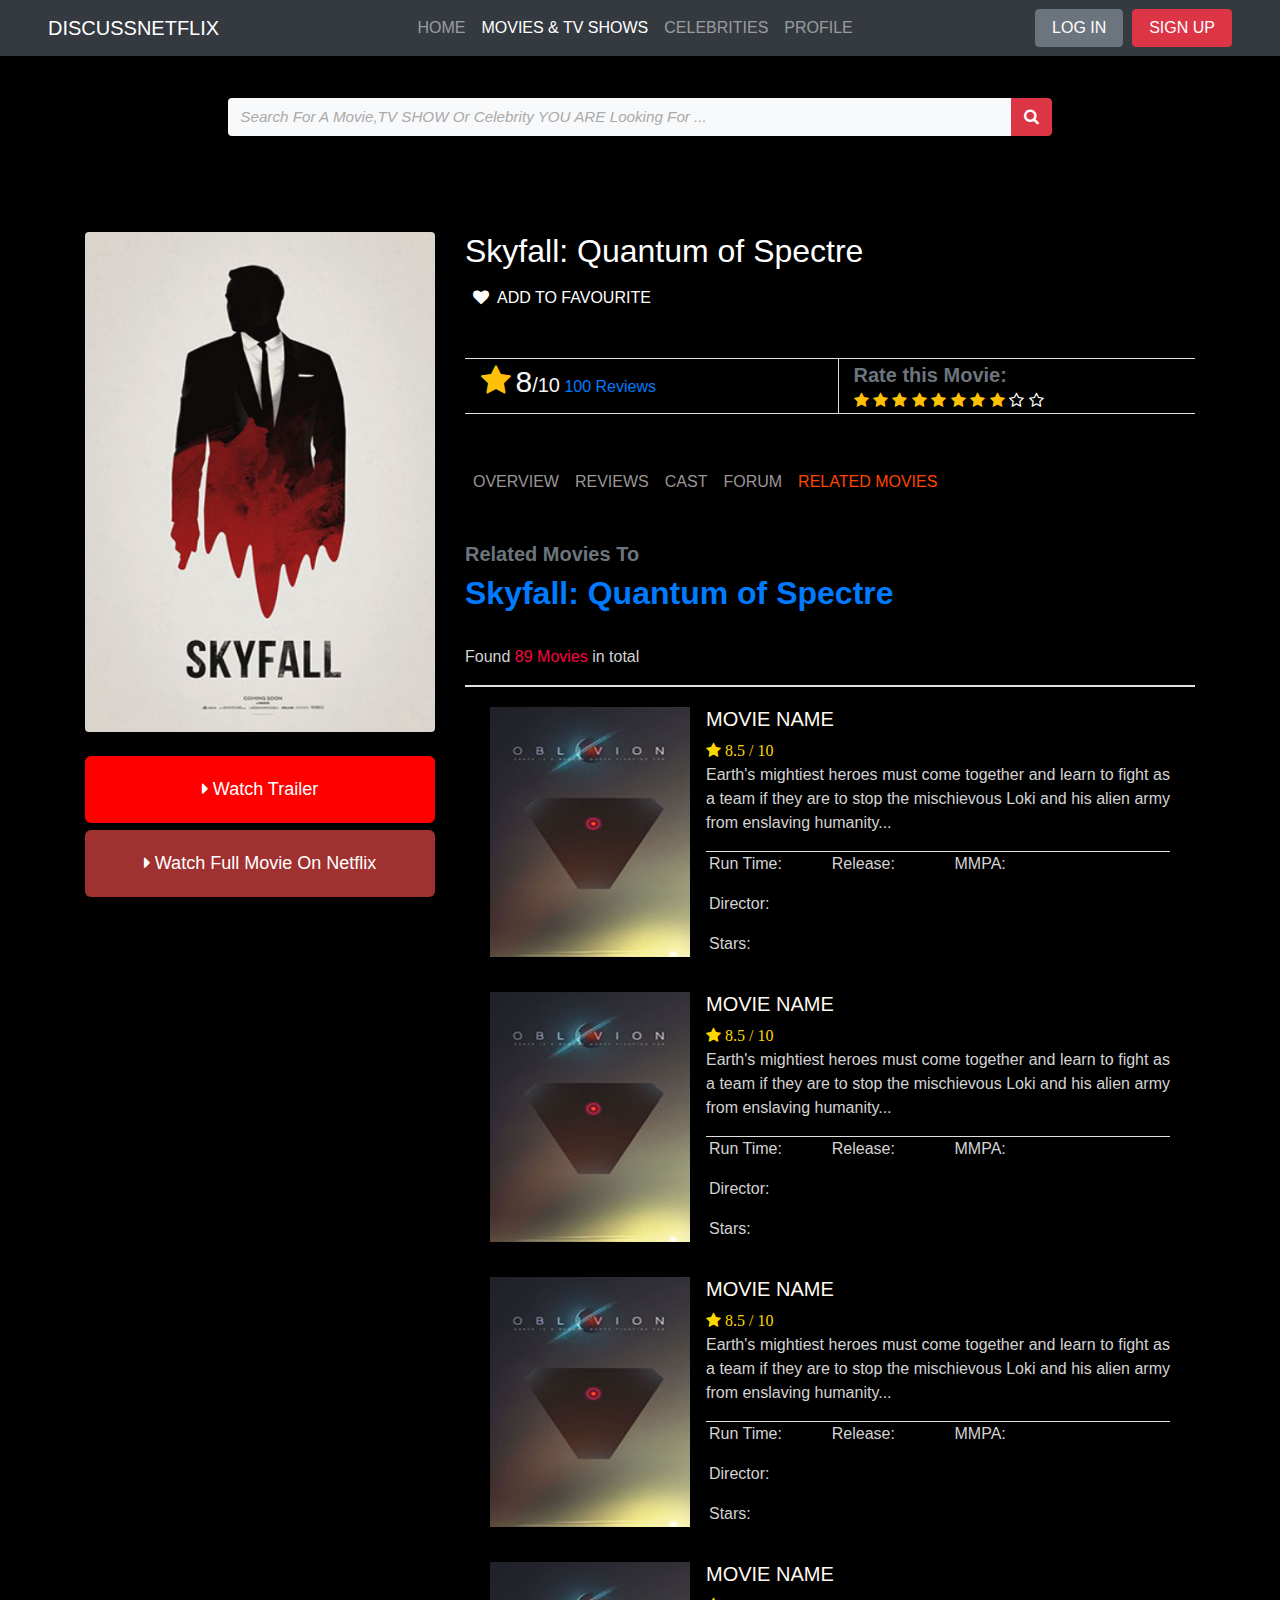
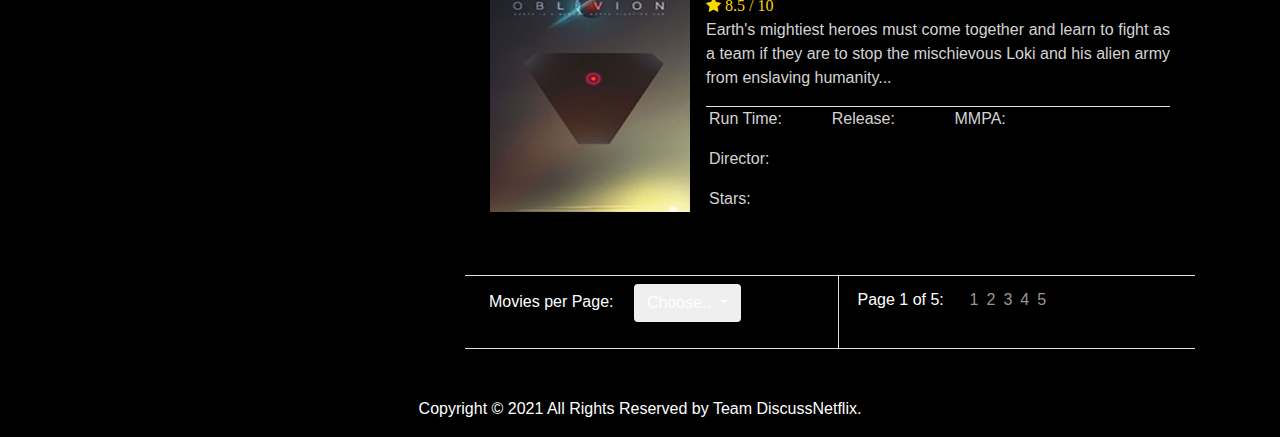
<file: relatedmovies.html>
<!DOCTYPE html>
<html lang="en">

<head>
    <title>Relevant Movies</title>

    <!-- Required meta tags -->
    <meta charset="utf-8">
    <meta name="viewport" content="width=device-width, initial-scale=1, shrink-to-fit=no">

    <!-- Bootstrap CSS -->
    <link rel="stylesheet" href="https://maxcdn.bootstrapcdn.com/bootstrap/4.0.0/css/bootstrap.min.css"
        integrity="sha384-Gn5384xqQ1aoWXA+058RXPxPg6fy4IWvTNh0E263XmFcJlSAwiGgFAW/dAiS6JXm" crossorigin="anonymous">

    <link rel="stylesheet" href="./css/styles.css">
    <link rel="stylesheet" href="https://cdnjs.cloudflare.com/ajax/libs/font-awesome/4.7.0/css/font-awesome.min.css">


</head>

<body>

    <!-- NAVBAR -->
    <nav class="navbar navbar-expand-sm fixed-top navbar-dark bg-dark px-5">
        <a href="#" class="navbar-brand">
            DiscussNetflix
        </a>
        <button type="button" class="navbar-toggler" data-toggle="collapse" data-target="#navbarCollapse">
            <span class="navbar-toggler-icon"></span>
        </button>

        <div class="collapse navbar-collapse" id="navbarCollapse">
            <div class="navbar-nav ml-auto">
                <a href="./index.html" class="nav-item nav-link">Home</a>
                <a href="./movielisting.html" class="nav-item nav-link active">Movies & TV Shows</a>
                <a href="#" class="nav-item nav-link">Celebrities</a>
                <a href="./userprofile.html" class="nav-item nav-link">Profile</a>
            </div>
            <span class="navbar-nav ml-auto">
                <button class="btn btn-secondary ms-5 px-3">LOG IN</button>&nbsp;&nbsp;
                <button class="btn btn-danger ms-5 px-3">SIGN UP</button>
            </span>
        </div>
    </nav>

    <!-- SEARCH BAR -->
    <div class="col-lg-8 mx-auto mt-5">
        <div class="input-group">
            <input type="search" placeholder="Search For A Movie,TV SHOW Or Celebrity YOU ARE Looking For ..."
                aria-describedby="button-addon1" class="form-control border-0 bg-light">
            <div class="input-group-append">
                <button id="button-addon1" type="submit" class="btn btn-danger text-white"><i
                        class="fa fa-search"></i></button>
            </div>
        </div>
    </div>

    <!-- Main Content Goes Here-->
    <div class="container">
        <div class="row">
            <div class="col-sm-4 mt-5">
                <img src="./assets/images/movie-detail-image.PNG" class="rounded mx-auto d-block mt-5" alt="Movie Image"
                    height="500" width="350">
                <br />
                <div class="button-effect">
                    <a class="effect" href="#" title="Watch Trailer">
                        <i class="fa fa-caret-right" aria-hidden="true"></i>
                        Watch Trailer
                    </a>
                </div>
                <div class="button-effect">
                    <a class="effect1" href="#" title="Watch Full Movie">
                        <i class="fa fa-caret-right" aria-hidden="true"></i>
                        Watch Full Movie on Netflix
                    </a>
                </div>
            </div>

            <div class="col-sm-8 mt-5">
                <h2 class="text-white mt-5">Skyfall: Quantum of Spectre</h2>
                <div class="mt-3">
                    <a class="text-danger px-2"><i class="fa fa-heart" aria-hidden="true"></i>&nbsp;
                        <bold>ADD TO FAVOURITE</bold>
                    </a>
                </div>

                <div class="mt-5 border-top"></div>
                <div class="row">
                    <div class="col border-right ml-3">
                        <i class="fa fa-star fa-2x text-warning" aria-hidden="true"></i>
                        <bold style="color:whitesmoke; font-size: 30px;">8</bold><span
                            style="font-size: 20px;color: whitesmoke;">/10</span>
                        <a href="" class="text-primary">100 Reviews&nbsp;&nbsp;&nbsp;</a>
                    </div>
                    <div class="col mt-1">
                        <text class="text-secondary font-weight-bold h5">Rate this Movie:</text>
                        <br />
                        <i class="fa fa-star fa-1x text-warning" aria-hidden="true"></i>
                        <i class="fa fa-star fa-1x text-warning" aria-hidden="true"></i>
                        <i class="fa fa-star fa-1x text-warning" aria-hidden="true"></i>
                        <i class="fa fa-star fa-1x text-warning" aria-hidden="true"></i>
                        <i class="fa fa-star fa-1x text-warning" aria-hidden="true"></i>
                        <i class="fa fa-star fa-1x text-warning" aria-hidden="true"></i>
                        <i class="fa fa-star fa-1x text-warning" aria-hidden="true"></i>
                        <i class="fa fa-star fa-1x text-warning" aria-hidden="true"></i>
                        <i class="fa fa-star-o fa-1x text-white" aria-hidden="true"></i>
                        <i class="fa fa-star-o fa-1x text-white" aria-hidden="true"></i>
                    </div>
                </div>
                <div class="border-top"></div>


                <div class="mt-5">
                    <ul class="list-unstyled d-flex">
                        <li class="d-inline p-2"><a href="./moviedetail.html">OVERVIEW</a>
                        </li>
                        <li class="d-inline p-2"><a href="./moviereview.html">REVIEWS</a></li>
                        <li class="d-inline p-2"><a href="./moviecast.html">CAST</a></li>
                        <li class="d-inline p-2"><a href="#">FORUM</a></li>
                        <li class="d-inline p-2"><a href="./relatedmovies.html" style="color: orangered;">RELATED
                                MOVIES</a></li>
                    </ul>
                </div>

                <div class="row">
                    <div class="col-sm mt-4">
                        <h5 class="font-weight-bold text-secondary">Related Movies To</h5>
                        <h2 class="font-weight-bold text-primary">Skyfall: Quantum of Spectre</h2>
                    </div>
                </div>

                <div class="mt-4">
                    <p>Found <a href="#" style="text-decoration: none;">89 Movies</a> in total</p>
                    <div class="border-top"></div>
                </div>

                <div class="border-top"></div>

                <div class="col-sm">
                    <div class="media">
                        <img src="./assets/images/movie-image.PNG" width="200px" height="250px">
                        <div class="media-body">
                            <a href="./moviedetail.html">
                                <h5 class="movie-title mt-0 ml-3">
                                    Movie Name
                                </h5>
                            </a>
                            <i class="fa fa-star fa-1x ml-3" aria-hidden="true" height="28px" width="28px"
                                style="color: gold">
                                8.5 / 10</i>

                            <p id="movie-info" class="d-none d-sm-block ml-3">
                                Earth's mightiest heroes must come together and learn to fight as a team if they are
                                to
                                stop
                                the mischievous Loki and his alien army from enslaving humanity...
                            </p>
                            <div class="border-top ml-3"></div>
                            <div class="row ml-1">
                                <p class="col-lg-3 col-md-4 col-sm-6">Run Time: </p>
                                <p class="col-lg-3 col-md-4 col-sm-6">Release: </p>
                                <p class="col-lg-3 col-md-4 col-sm-6">MMPA: </p>
                            </div>
                            <p class="col-lg-3 col-md-4 col-sm-6 ml-1">Director: </p>
                            <p class="col-lg-3 col-md-4 col-sm-6 ml-1">Stars: </p>
                        </div>
                    </div>
                </div>
                <div class="col-sm">
                    <div class="media">
                        <img src="./assets/images/movie-image.PNG" width="200px" height="250px">
                        <div class="media-body">
                            <a href="#">
                                <h5 class="movie-title mt-0 ml-3">
                                    Movie Name
                                </h5>
                            </a>
                            <i class="fa fa-star fa-1x ml-3" aria-hidden="true" height="28px" width="28px"
                                style="color: gold">
                                8.5 / 10</i>

                            <p id="movie-info" class="d-none d-sm-block ml-3">
                                Earth's mightiest heroes must come together and learn to fight as a team if they are
                                to
                                stop
                                the mischievous Loki and his alien army from enslaving humanity...
                            </p>
                            <div class="border-top ml-3"></div>
                            <div class="row ml-1">
                                <p class="col-lg-3 col-md-4 col-sm-6">Run Time: </p>
                                <p class="col-lg-3 col-md-4 col-sm-6">Release: </p>
                                <p class="col-lg-3 col-md-4 col-sm-6">MMPA: </p>
                            </div>
                            <p class="col-lg-3 col-md-4 col-sm-6 ml-1">Director: </p>
                            <p class="col-lg-3 col-md-4 col-sm-6 ml-1">Stars: </p>
                        </div>
                    </div>
                </div>
                <div class="col-sm">
                    <div class="media">
                        <img src="./assets/images/movie-image.PNG" width="200px" height="250px">
                        <div class="media-body">
                            <a href="#">
                                <h5 class="movie-title mt-0 ml-3">
                                    Movie Name
                                </h5>
                            </a>
                            <i class="fa fa-star fa-1x ml-3" aria-hidden="true" height="28px" width="28px"
                                style="color: gold">
                                8.5 / 10</i>

                            <p id="movie-info" class="d-none d-sm-block ml-3">
                                Earth's mightiest heroes must come together and learn to fight as a team if they are
                                to
                                stop
                                the mischievous Loki and his alien army from enslaving humanity...
                            </p>
                            <div class="border-top ml-3"></div>
                            <div class="row ml-1">
                                <p class="col-lg-3 col-md-4 col-sm-6">Run Time: </p>
                                <p class="col-lg-3 col-md-4 col-sm-6">Release: </p>
                                <p class="col-lg-3 col-md-4 col-sm-6">MMPA: </p>
                            </div>
                            <p class="col-lg-3 col-md-4 col-sm-6 ml-1">Director: </p>
                            <p class="col-lg-3 col-md-4 col-sm-6 ml-1">Stars: </p>
                        </div>
                    </div>
                </div>
                <div class="col-sm">
                    <div class="media">
                        <img src="./assets/images/movie-image.PNG" width="200px" height="250px">
                        <div class="media-body">
                            <a href="#">
                                <h5 class="movie-title mt-0 ml-3">
                                    Movie Name
                                </h5>
                            </a>
                            <i class="fa fa-star fa-1x ml-3" aria-hidden="true" height="28px" width="28px"
                                style="color: gold">
                                8.5 / 10</i>

                            <p id="movie-info" class="d-none d-sm-block ml-3">
                                Earth's mightiest heroes must come together and learn to fight as a team if they are
                                to
                                stop
                                the mischievous Loki and his alien army from enslaving humanity...
                            </p>
                            <div class="border-top ml-3"></div>
                            <div class="row ml-1">
                                <p class="col-lg-3 col-md-4 col-sm-6">Run Time: </p>
                                <p class="col-lg-3 col-md-4 col-sm-6">Release: </p>
                                <p class="col-lg-3 col-md-4 col-sm-6">MMPA: </p>
                            </div>
                            <p class="col-lg-3 col-md-4 col-sm-6 ml-1">Director: </p>
                            <p class="col-lg-3 col-md-4 col-sm-6 ml-1">Stars: </p>
                        </div>
                    </div>
                </div>

                <div class="mt-5 border-top"></div>
                <div class="row">
                    <div class="col border-right ml-3">
                        <p class="text-white m-2 d-inline">Movies per Page: </p>
                        <div class="dropdown d-inline">
                            <button class="btn dropdown-toggle m-2" type="button" id="dropdownMenuButton"
                                data-toggle="dropdown" aria-haspopup="true" aria-expanded="false">
                                Choose..
                            </button>
                            <div class="dropdown-menu" aria-labelledby="dropdownMenuButton">
                                <a class="dropdown-item" href="#">5 Movies</a>
                                <a class="dropdown-item" href="#">10 Movies</a>
                                <a class="dropdown-item" href="#">20 Movies</a>
                            </div>
                        </div>
                    </div>
                    <div class="col mt-2">
                        <ul class="list-unstyled d-flex">
                            <p class="text-white p-1">Page 1 of 5: &nbsp;&nbsp;&nbsp;</p>
                            <li class="d-inline p-1"><a href="">1</a>
                            </li>
                            <li class="d-inline p-1"><a href="">2</a></li>
                            <li class="d-inline p-1"><a href="">3</a></li>
                            <li class="d-inline p-1"><a href="#">4</a></li>
                            <li class="d-inline p-1"><a href="">5</a></li>
                        </ul>
                    </div>
                </div>
                <div class="border-top"></div>


            </div>
        </div>
    </div>
    </div>
    </div>

    <!-- FOOTER -->
    <footer class="u-backlink u-clearfix u-grey-80 mt-5">
        <p class="u-text text-center">
            <span>Copyright © 2021 All Rights Reserved by Team DiscussNetflix.</span>
        </p>
    </footer>


    <!-- Optional JavaScript -->
    <!-- jQuery first, then Popper.js, then Bootstrap JS -->
    <script src="https://code.jquery.com/jquery-3.2.1.slim.min.js"
        integrity="sha384-KJ3o2DKtIkvYIK3UENzmM7KCkRr/rE9/Qpg6aAZGJwFDMVNA/GpGFF93hXpG5KkN"
        crossorigin="anonymous"></script>
    <script src="https://cdnjs.cloudflare.com/ajax/libs/popper.js/1.12.9/umd/popper.min.js"
        integrity="sha384-ApNbgh9B+Y1QKtv3Rn7W3mgPxhU9K/ScQsAP7hUibX39j7fakFPskvXusvfa0b4Q"
        crossorigin="anonymous"></script>
    <script src="https://maxcdn.bootstrapcdn.com/bootstrap/4.0.0/js/bootstrap.min.js"
        integrity="sha384-JZR6Spejh4U02d8jOt6vLEHfe/JQGiRRSQQxSfFWpi1MquVdAyjUar5+76PVCmYl"
        crossorigin="anonymous"></script>

</body>

</html>
</file>
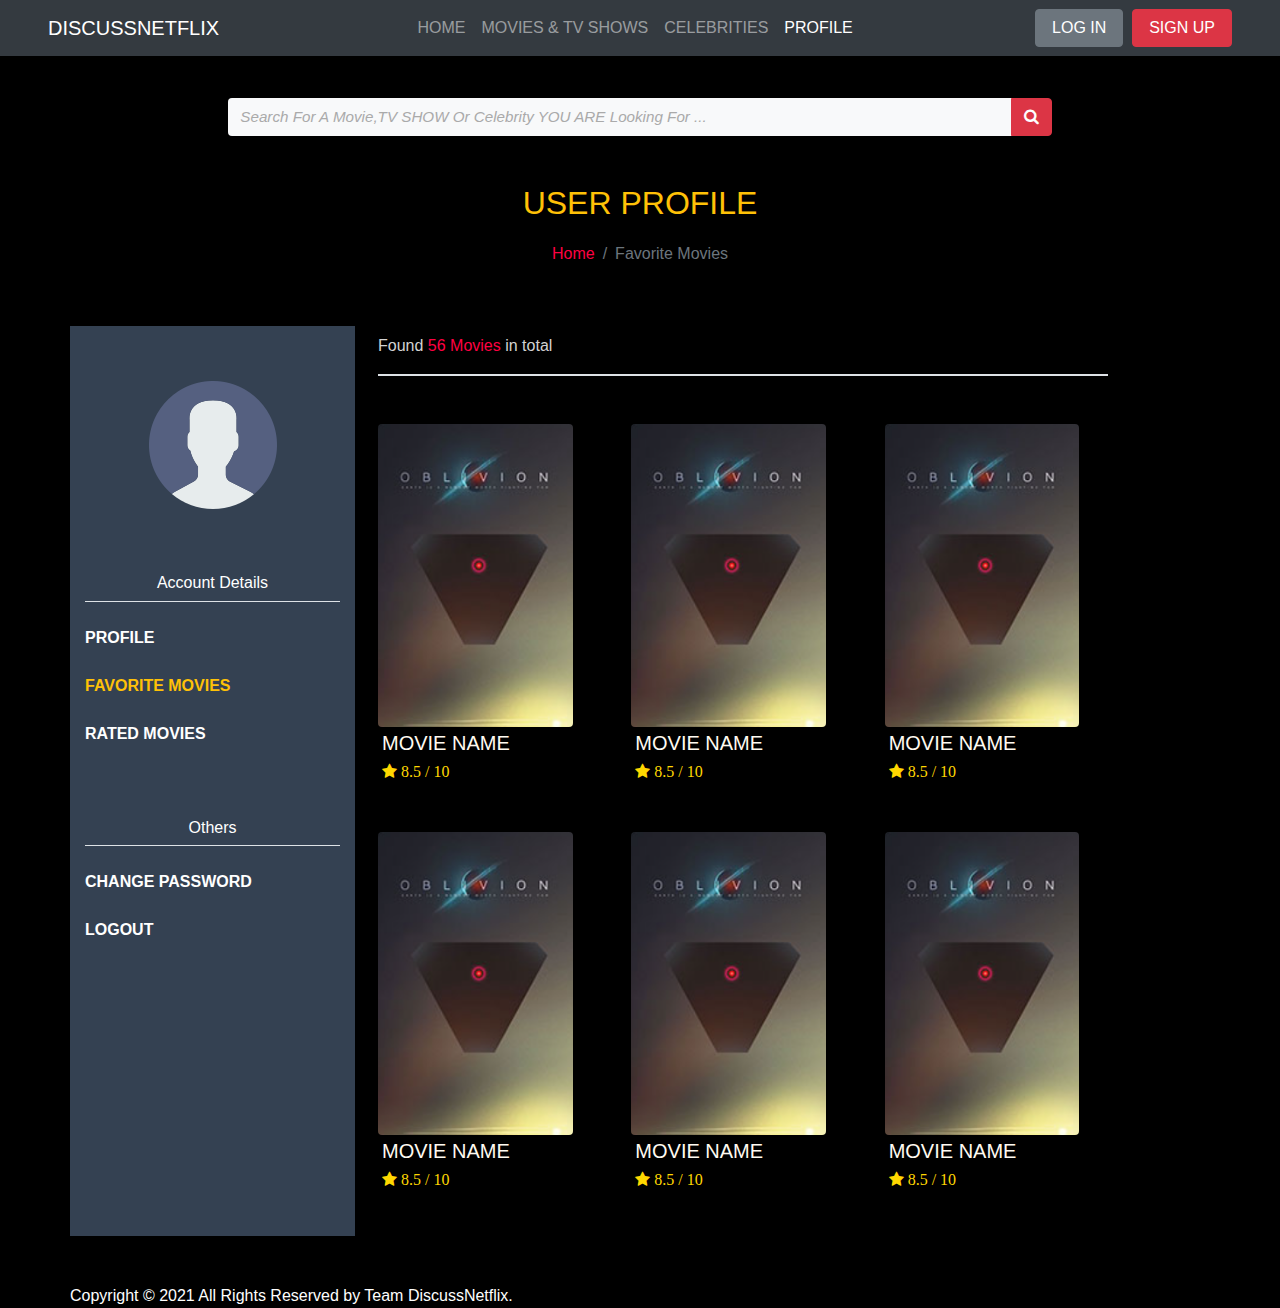
<file: userfavouritemovie.html>
<!DOCTYPE html>
<html lang="en">

<head>
    <title>User Favorite Movies</title>

    <!-- Required meta tags -->
    <meta charset="utf-8">
    <meta name="viewport" content="width=device-width, initial-scale=1, shrink-to-fit=no">

    <!-- Bootstrap CSS -->
    <link rel="stylesheet" href="https://maxcdn.bootstrapcdn.com/bootstrap/4.0.0/css/bootstrap.min.css"
        integrity="sha384-Gn5384xqQ1aoWXA+058RXPxPg6fy4IWvTNh0E263XmFcJlSAwiGgFAW/dAiS6JXm" crossorigin="anonymous">

    <link rel="stylesheet" href="./css/styles.css">
    <link rel="stylesheet" href="https://cdnjs.cloudflare.com/ajax/libs/font-awesome/4.7.0/css/font-awesome.min.css">


</head>

<body>

    <!-- NAVBAR Section -->
    <nav class="navbar navbar-expand-sm fixed-top navbar-dark bg-dark px-5">
        <a href="#" class="navbar-brand">
            DiscussNetflix
        </a>
        <button type="button" class="navbar-toggler" data-toggle="collapse" data-target="#navbarCollapse">
            <span class="navbar-toggler-icon"></span>
        </button>

        <div class="collapse navbar-collapse" id="navbarCollapse">
            <div class="navbar-nav ml-auto">
                <a href="./index.html" class="nav-item nav-link">Home</a>
                <a href="./movielisting.html" class="nav-item nav-link">Movies & TV shows</a>
                <a href="#" class="nav-item nav-link">Celebrities</a>
                <a href="./userprofile.html" class="nav-item nav-link active">Profile</a>
            </div>
            <span class="navbar-nav ml-auto">
                <button class="btn btn-secondary ms-5 px-3">LOG IN</button>&nbsp;&nbsp;
                <button class="btn btn-danger ms-5 px-3">SIGN UP</button>
            </span>
        </div>
    </nav>

    <!-- SEARCH BAR -->
    <div class="col-lg-8 mx-auto mt-5">
        <div class="input-group">
            <input type="search" placeholder="Search For A Movie,TV SHOW Or Celebrity YOU ARE Looking For ..."
                aria-describedby="button-addon1" class="form-control border-0 bg-light">
            <div class="input-group-append">
                <button id="button-addon1" type="submit" class="btn btn-danger text-white"><i
                        class="fa fa-search"></i></button>
            </div>
        </div>
    </div>

    <!-- Main Content -->
    <div class="container">
        <h2 class="mt-5 text-center text-warning">USER PROFILE</h2>
        <ol class="col-12 breadcrumb d-flex justify-content-center">
            <li class="breadcrumb-item "><a href="./index.html">Home</a></li>
            <li class="breadcrumb-item active"><a href="./userfavouritemovie.html"></a>Favorite Movies</li>
        </ol>
        <div class="row">
            <div class="col-md-3 col-sm-6 col-xs-12 bootCols text-center mt-5">
                <img src="./assets/images/avatar.png" alt="Avatar" class="avatar m-5 h-150 w-150">
                <div class="mt-2 p-2">
                    <h6 class="text-white">Account Details</h6>
                    <div class="border-top"></div>
                    <br/>
                    <a href="./userprofile.html" class="user-account-details">PROFILE</a>
                    <br/>
                    <a href="./userfavouritemovie.html" class="user-account-details text-warning">FAVORITE MOVIES</a>
                    <br/>
                    <a href="./userratedmovie.html" class="user-account-details">RATED MOVIES</a>
                </div>
                <div class="mt-2 p-2">
                    <h6 class="text-white m-2 mt-5">Others</h6>
                    <div class="border-top"></div>
                    <br/>
                    <a href="" class="user-account-details">CHANGE PASSWORD</a>
                    <br/>
                    <a href="" class="user-account-details">LOGOUT</a>
                    <br/>
                </div>
            </div>
            <div class="col-md-8 col-sm-6 col-xs-12 ml-2 mt-5">
                <div class="mt-2">
                    <p>Found <a href="#" style="text-decoration: none;"> 56 Movies </a> in total</p>
                    <div class="border-top"></div>
                </div>
                <div class="border-top mt-0"></div>
                <div class="row mt-5">
                    <div class="col-md-4">
                        <a href="#"><img src="./assets/images/movie-image.PNG" class="rounded h-75" alt=""></a>
                        <a href="./moviedetail.html">
                            <h5 class="movie-title m-1">
                                Movie Name
                            </h5>
                        </a>
                        <i class="fa fa-star fa-1x m-1" aria-hidden="true" style="color: gold">
                            8.5 / 10</i>
                    </div>
                    <div class="col-md-4">
                        <a href="#"><img src="./assets/images/movie-image.PNG" class="rounded h-75" alt=""></a>
                        <a href="./moviedetail.html">
                            <h5 class="movie-title m-1">
                                Movie Name
                            </h5>
                        </a>
                        <i class="fa fa-star fa-1x m-1" aria-hidden="true" style="color: gold">
                            8.5 / 10</i>
                    </div>
                    <div class="col-md-4">
                        <a href="#"><img src="./assets/images/movie-image.PNG" class="rounded h-75" alt=""></a>
                        <a href="./moviedetail.html">
                            <h5 class="movie-title m-1">
                                Movie Name
                            </h5>
                        </a>
                        <i class="fa fa-star fa-1x m-1" aria-hidden="true" style="color: gold">
                            8.5 / 10</i>
                    </div>
                </div>
                <div class="row mt-1">
                    <div class="col-md-4">
                        <a href="#"><img src="./assets/images/movie-image.PNG" class="rounded h-75" alt=""></a>
                        <a href="./moviedetail.html">
                            <h5 class="movie-title m-1">
                                Movie Name
                            </h5>
                        </a>
                        <i class="fa fa-star fa-1x m-1" aria-hidden="true" style="color: gold">
                            8.5 / 10</i>
                    </div>
                    <div class="col-md-4">
                        <a href="#"><img src="./assets/images/movie-image.PNG" class="rounded h-75" alt=""></a>
                        <a href="./moviedetail.html">
                            <h5 class="movie-title m-1">
                                Movie Name
                            </h5>
                        </a>
                        <i class="fa fa-star fa-1x m-1" aria-hidden="true" style="color: gold">
                            8.5 / 10</i>
                    </div>
                    <div class="col-md-4">
                        <a href="#"><img src="./assets/images/movie-image.PNG" class="rounded h-75" alt=""></a>
                        <a href="./moviedetail.html">
                            <h5 class="movie-title m-1">
                                Movie Name
                            </h5>
                        </a>
                        <i class="fa fa-star fa-1x m-1" aria-hidden="true" style="color: gold">
                            8.5 / 10</i>
                    </div>
                </div>
            </div>


        <footer class="page-footer u-backlink u-clearfix u-grey-80 mt-5">
            <div class="u-text text-center">
                <span class="footer-copyright">Copyright © 2021 All Rights Reserved by Team DiscussNetflix.</span>
            </div>
        </footer>


        <!-- Optional JavaScript -->
        <!-- jQuery first, then Popper.js, then Bootstrap JS -->
        <script src="https://code.jquery.com/jquery-3.2.1.slim.min.js"
            integrity="sha384-KJ3o2DKtIkvYIK3UENzmM7KCkRr/rE9/Qpg6aAZGJwFDMVNA/GpGFF93hXpG5KkN"
            crossorigin="anonymous"></script>
        <script src="https://cdnjs.cloudflare.com/ajax/libs/popper.js/1.12.9/umd/popper.min.js"
            integrity="sha384-ApNbgh9B+Y1QKtv3Rn7W3mgPxhU9K/ScQsAP7hUibX39j7fakFPskvXusvfa0b4Q"
            crossorigin="anonymous"></script>
        <script src="https://maxcdn.bootstrapcdn.com/bootstrap/4.0.0/js/bootstrap.min.js"
            integrity="sha384-JZR6Spejh4U02d8jOt6vLEHfe/JQGiRRSQQxSfFWpi1MquVdAyjUar5+76PVCmYl"
            crossorigin="anonymous"></script>


</body>

</html>
</file>
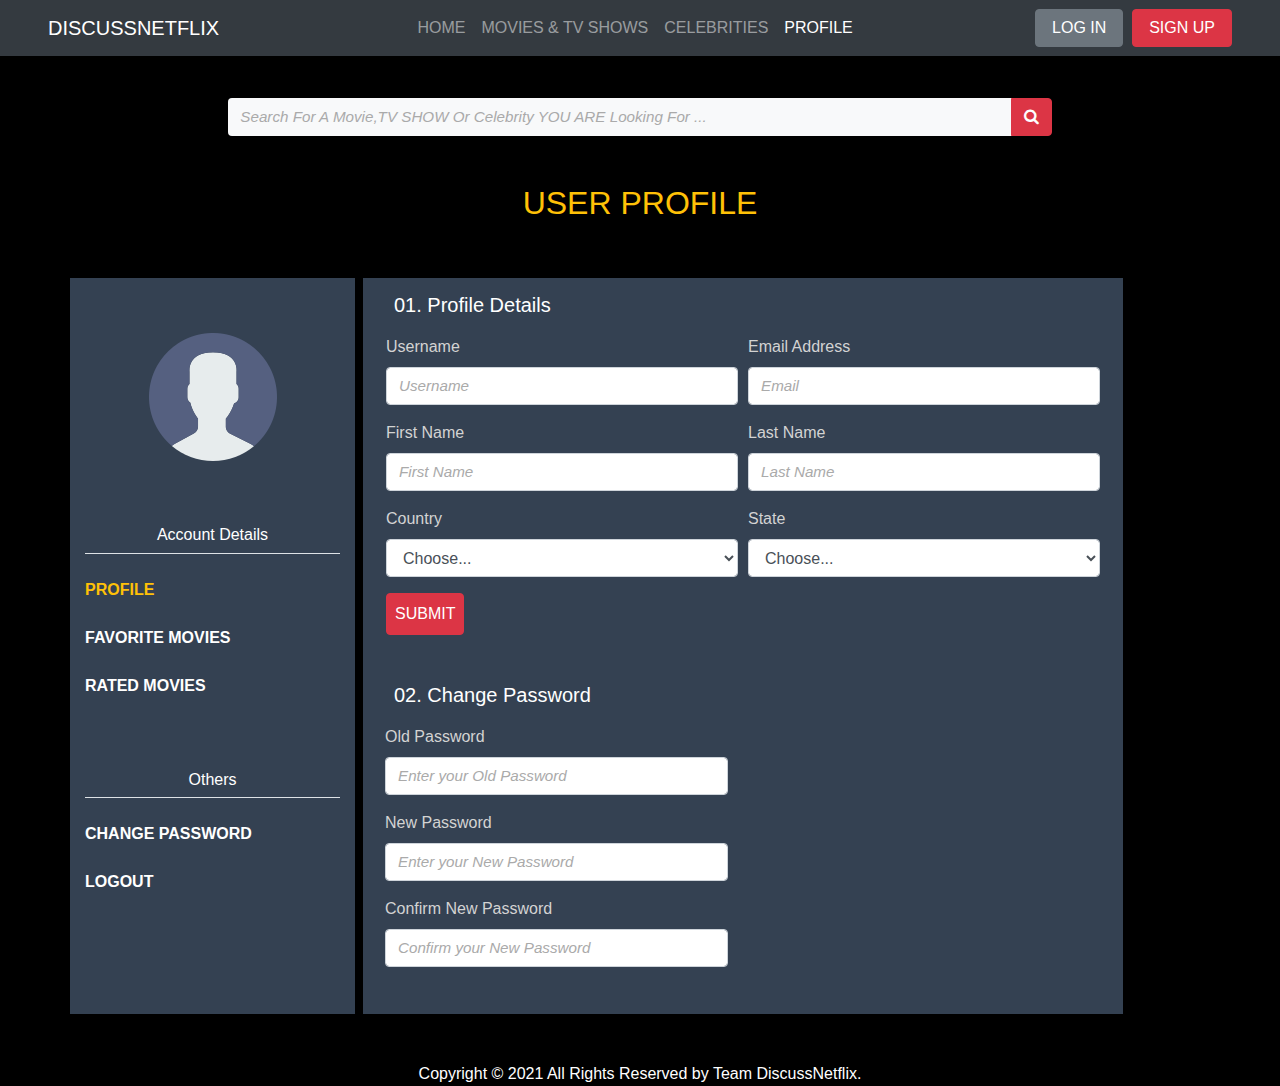
<file: userprofile.html>
<!DOCTYPE html>
<html lang="en">

<head>
    <title>User Profile</title>

    <!-- Required meta tags -->
    <meta charset="utf-8">
    <meta name="viewport" content="width=device-width, initial-scale=1, shrink-to-fit=no">

    <!-- Bootstrap CSS -->
    <link rel="stylesheet" href="https://maxcdn.bootstrapcdn.com/bootstrap/4.0.0/css/bootstrap.min.css"
        integrity="sha384-Gn5384xqQ1aoWXA+058RXPxPg6fy4IWvTNh0E263XmFcJlSAwiGgFAW/dAiS6JXm" crossorigin="anonymous">

    <link rel="stylesheet" href="./css/styles.css">
    <link rel="stylesheet" href="https://cdnjs.cloudflare.com/ajax/libs/font-awesome/4.7.0/css/font-awesome.min.css">


</head>

<body>

    <!-- NAVBAR Section -->
    <nav class="navbar navbar-expand-sm fixed-top navbar-dark bg-dark px-5">
        <a href="#" class="navbar-brand">
            DiscussNetflix
        </a>
        <button type="button" class="navbar-toggler" data-toggle="collapse" data-target="#navbarCollapse">
            <span class="navbar-toggler-icon"></span>
        </button>

        <div class="collapse navbar-collapse" id="navbarCollapse">
            <div class="navbar-nav ml-auto">
                <a href="./index.html" class="nav-item nav-link">Home</a>
                <a href="./movielisting.html" class="nav-item nav-link">Movies & TV shows</a>
                <a href="#" class="nav-item nav-link">Celebrities</a>
                <a href="./userprofile.html" class="nav-item nav-link active">Profile</a>
            </div>
            <span class="navbar-nav ml-auto">
                <button class="btn btn-secondary ms-5 px-3">LOG IN</button>&nbsp;&nbsp;
                <button class="btn btn-danger ms-5 px-3">SIGN UP</button>
            </span>
        </div>
    </nav>

    <!-- SEARCH BAR -->
    <div class="col-lg-8 mx-auto mt-5">
        <div class="input-group">
            <input type="search" placeholder="Search For A Movie,TV SHOW Or Celebrity YOU ARE Looking For ..."
                aria-describedby="button-addon1" class="form-control border-0 bg-light">
            <div class="input-group-append">
                <button id="button-addon1" type="submit" class="btn btn-danger text-white"><i
                        class="fa fa-search"></i></button>
            </div>
        </div>
    </div>

    <!-- Main Content -->
    <div class="container">
        <h2 class="mt-5 text-center text-warning">USER PROFILE</h2>
        <div class="row">
            <div class="col-md-3 col-sm-6 col-xs-12 bootCols text-center mt-5">
                <img src="./assets/images/avatar.png" alt="Avatar" class="avatar m-5 h-150 w-150">
                <div class="mt-2 p-2">
                    <h6 class="text-white">Account Details</h6>
                    <div class="border-top"></div>
                    <br/>
                    <a href="./userprofile.html" class="user-account-details text-warning">PROFILE</a>
                    <br/>
                    <a href="./userfavouritemovie.html" class="user-account-details">FAVORITE MOVIES</a>
                    <br/>
                    <a href="./userratedmovie.html" class="user-account-details">RATED MOVIES</a>
                </div>
                <div class="mt-2 p-2">
                    <h6 class="text-white m-2 mt-5">Others</h6>
                    <div class="border-top"></div>
                    <br/>
                    <a href="" class="user-account-details">CHANGE PASSWORD</a>
                    <br/>
                    <a href="" class="user-account-details">LOGOUT</a>
                    <br/>
                </div>
            </div>
            <div class="col-md-8 col-sm-6 col-xs-12 bootCols ml-2 mt-5">
                <div class="user-profile-details mt-2">
                    <text class="text-white h5 p-4">01. Profile Details</text>
                    <form class="m-3">
                        <div class="form-row">
                            <div class="form-group col-md-6">
                              <label for="inputUsername">Username</label>
                              <input type="text" class="form-control" id="inputUsername" placeholder="Username">
                            </div>
                            <div class="form-group col-md-6">
                              <label for="inputEmail">Email Address</label>
                              <input type="email" class="form-control" id="inputEmail" placeholder="Email">
                            </div>
                        </div>
                        <div class="form-row">
                            <div class="form-group col-md-6">
                              <label for="inputUserFirstname">First Name</label>
                              <input type="text" class="form-control" id="inputUserFirstname" placeholder="First Name">
                            </div>
                            <div class="form-group col-md-6">
                              <label for="inputUserLastname">Last Name</label>
                              <input type="text" class="form-control" id="inputUserLastname" placeholder="Last Name">
                            </div>
                        </div>
                        <div class="form-row">
                            <div class="form-group col-md-6">
                              <label for="inputCountry">Country</label>
                              <select id="inputCountry" class="form-control">
                                <option selected>Choose...</option>
                                <option>...</option>
                              </select>
                            </div>
                            <div class="form-group col-md-6">
                              <label for="inputState">State</label>
                              <select id="inputState" class="form-control">
                                <option selected>Choose...</option>
                                <option>...</option>
                              </select>
                            </div>
                        </div>
                        <button type="submit" class="btn btn-danger p-2">SUBMIT</button>
                    </form>
                </div>
                <div class="user-account-password mt-5">
                    <text class="text-white h5 p-4">02. Change Password</text>
                    <form>
                        <div class="form-group col-md-6 mt-3">
                            <label for="oldPassword">Old Password</label>
                            <input type="password" class="form-control" id="oldPassword" placeholder="Enter your Old Password">
                        </div>
                        <div class="form-group col-md-6 mt-3">
                            <label for="newPassword">New Password</label>
                            <input type="password" class="form-control" id="newPassword" placeholder="Enter your New Password">
                        </div>
                        <div class="form-group col-md-6 mt-3">
                            <label for="confirmNewPassword">Confirm New Password</label>
                            <input type="password" class="form-control" id="confirmNewPassword" placeholder="Confirm your New Password">
                        </div>
                    </form>
                </div>
                <br/>
            </div>
        </div>
    </div>


        <footer class="page-footer u-backlink u-clearfix u-grey-80 mt-5">
            <div class="u-text text-center">
                <span class="footer-copyright">Copyright © 2021 All Rights Reserved by Team DiscussNetflix.</span>
            </div>
        </footer>


        <!-- Optional JavaScript -->
        <!-- jQuery first, then Popper.js, then Bootstrap JS -->
        <script src="https://code.jquery.com/jquery-3.2.1.slim.min.js"
            integrity="sha384-KJ3o2DKtIkvYIK3UENzmM7KCkRr/rE9/Qpg6aAZGJwFDMVNA/GpGFF93hXpG5KkN"
            crossorigin="anonymous"></script>
        <script src="https://cdnjs.cloudflare.com/ajax/libs/popper.js/1.12.9/umd/popper.min.js"
            integrity="sha384-ApNbgh9B+Y1QKtv3Rn7W3mgPxhU9K/ScQsAP7hUibX39j7fakFPskvXusvfa0b4Q"
            crossorigin="anonymous"></script>
        <script src="https://maxcdn.bootstrapcdn.com/bootstrap/4.0.0/js/bootstrap.min.js"
            integrity="sha384-JZR6Spejh4U02d8jOt6vLEHfe/JQGiRRSQQxSfFWpi1MquVdAyjUar5+76PVCmYl"
            crossorigin="anonymous"></script>


</body>

</html>
</file>
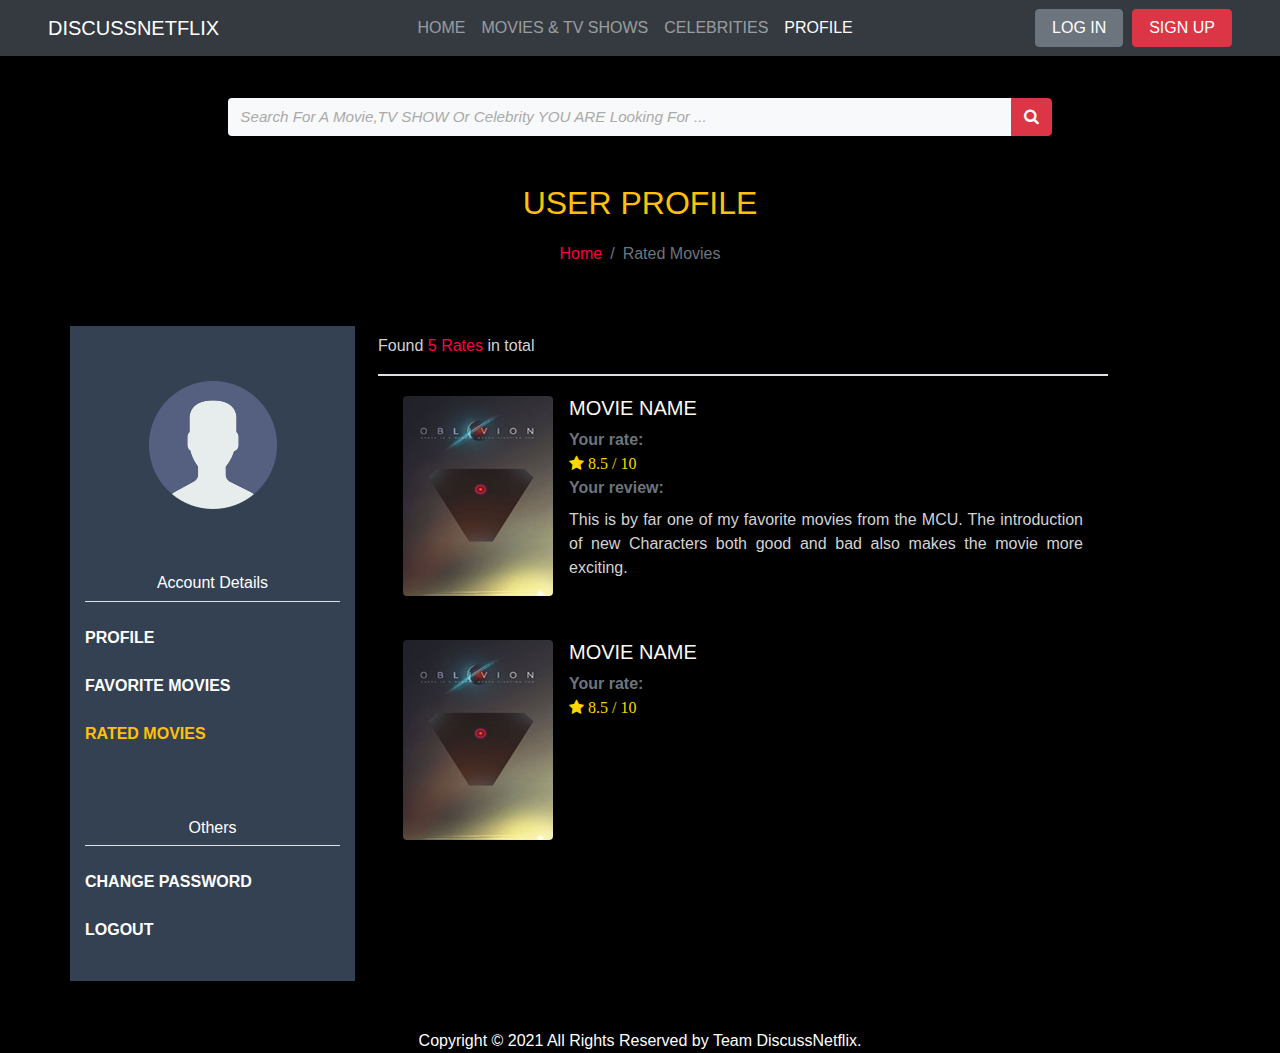
<file: userratedmovie.html>
<!DOCTYPE html>
<html lang="en">

<head>
    <title>User Favorite Movies</title>

    <!-- Required meta tags -->
    <meta charset="utf-8">
    <meta name="viewport" content="width=device-width, initial-scale=1, shrink-to-fit=no">

    <!-- Bootstrap CSS -->
    <link rel="stylesheet" href="https://maxcdn.bootstrapcdn.com/bootstrap/4.0.0/css/bootstrap.min.css"
        integrity="sha384-Gn5384xqQ1aoWXA+058RXPxPg6fy4IWvTNh0E263XmFcJlSAwiGgFAW/dAiS6JXm" crossorigin="anonymous">

    <link rel="stylesheet" href="./css/styles.css">
    <link rel="stylesheet" href="https://cdnjs.cloudflare.com/ajax/libs/font-awesome/4.7.0/css/font-awesome.min.css">


</head>

<body>

    <!-- NAVBAR Section -->
    <nav class="navbar navbar-expand-sm fixed-top navbar-dark bg-dark px-5">
        <a href="#" class="navbar-brand">
            DiscussNetflix
        </a>
        <button type="button" class="navbar-toggler" data-toggle="collapse" data-target="#navbarCollapse">
            <span class="navbar-toggler-icon"></span>
        </button>

        <div class="collapse navbar-collapse" id="navbarCollapse">
            <div class="navbar-nav ml-auto">
                <a href="./index.html" class="nav-item nav-link">Home</a>
                <a href="./movielisting.html" class="nav-item nav-link">Movies & TV shows</a>
                <a href="#" class="nav-item nav-link">Celebrities</a>
                <a href="./userprofile.html" class="nav-item nav-link active">Profile</a>
            </div>
            <span class="navbar-nav ml-auto">
                <button class="btn btn-secondary ms-5 px-3">LOG IN</button>&nbsp;&nbsp;
                <button class="btn btn-danger ms-5 px-3">SIGN UP</button>
            </span>
        </div>
    </nav>

    <!-- SEARCH BAR -->
    <div class="col-lg-8 mx-auto mt-5">
        <div class="input-group">
            <input type="search" placeholder="Search For A Movie,TV SHOW Or Celebrity YOU ARE Looking For ..."
                aria-describedby="button-addon1" class="form-control border-0 bg-light">
            <div class="input-group-append">
                <button id="button-addon1" type="submit" class="btn btn-danger text-white"><i
                        class="fa fa-search"></i></button>
            </div>
        </div>
    </div>

    <!-- Main Content -->
    <div class="container">
        <h2 class="mt-5 text-center text-warning">USER PROFILE</h2>
        <ol class="col-12 breadcrumb d-flex justify-content-center">
            <li class="breadcrumb-item "><a href="./index.html">Home</a></li>
            <li class="breadcrumb-item active"><a href="./userratedmovie.html"></a>Rated Movies</li>
        </ol>
        <div class="row">
            <div class="col-md-3 col-sm-6 col-xs-12 bootCols text-center mt-5">
                <img src="./assets/images/avatar.png" alt="Avatar" class="avatar m-5 h-150 w-150">
                <div class="mt-2 p-2">
                    <h6 class="text-white">Account Details</h6>
                    <div class="border-top"></div>
                    <br/>
                    <a href="./userprofile.html" class="user-account-details">PROFILE</a>
                    <br/>
                    <a href="./userfavouritemovie.html" class="user-account-details">FAVORITE MOVIES</a>
                    <br/>
                    <a href="./userratedmovie.html" class="user-account-details text-warning">RATED MOVIES</a>
                </div>
                <div class="mt-2 p-2">
                    <h6 class="text-white m-2 mt-5">Others</h6>
                    <div class="border-top"></div>
                    <br/>
                    <a href="" class="user-account-details">CHANGE PASSWORD</a>
                    <br/>
                    <a href="" class="user-account-details">LOGOUT</a>
                    <br/>
                </div>
            </div>
            <div class="col-md-8 col-sm-6 col-xs-12 ml-2 mt-5">
                <div class="mt-2">
                    <p>Found <a href="#" style="text-decoration: none;"> 5 Rates </a> in total</p>
                    <div class="border-top"></div>
                </div>
                <div class="border-top mt-0"></div>
                
                <div class="col-sm">
                    <div class="media">
                        <img src="./assets/images/movie-image.PNG" class="rounded" width="150px" height="200px">
                        <div class="media-body ml-3">
                            <a href="./moviedetail.html">
                                <h5 class="movie-title">
                                    Movie Name
                                </h5>
                            </a>
                            <span class="h6 font-weight-bold text-secondary mt-2">Your rate: </span> <br/>
                                <i class="fa fa-star fa-1x" aria-hidden="true" height="28px" width="28px"
                                style="color: gold">
                                8.5 / 10</i>
                            <br/> 
                            <span class="h6 font-weight-bold text-secondary mt-2">Your review: </span>
                            <p class="mt-2">This is by far one of my favorite movies from the MCU. The introduction of new Characters both
                                good and bad also makes the movie more exciting.</p>
                            <br/>  
                        </div>
                    </div>
                </div>

                <div class="col-sm">
                    <div class="media">
                        <img src="./assets/images/movie-image.PNG" class="rounded" width="150px" height="200px">
                        <div class="media-body ml-3">
                            <a href="./moviedetail.html">
                                <h5 class="movie-title">
                                    Movie Name
                                </h5>
                            </a>
                            <span class="h6 font-weight-bold text-secondary mt-2">Your rate: </span> <br/>
                                <i class="fa fa-star fa-1x" aria-hidden="true" height="28px" width="28px"
                                style="color: gold">
                                8.5 / 10</i>
                            <br/> 
                        </div>
                    </div>
                </div>
            </div>
        </div>


        <footer class="page-footer u-backlink u-clearfix u-grey-80 mt-5">
            <div class="u-text text-center">
                <span class="footer-copyright">Copyright © 2021 All Rights Reserved by Team DiscussNetflix.</span>
            </div>
        </footer>


        <!-- Optional JavaScript -->
        <!-- jQuery first, then Popper.js, then Bootstrap JS -->
        <script src="https://code.jquery.com/jquery-3.2.1.slim.min.js"
            integrity="sha384-KJ3o2DKtIkvYIK3UENzmM7KCkRr/rE9/Qpg6aAZGJwFDMVNA/GpGFF93hXpG5KkN"
            crossorigin="anonymous"></script>
        <script src="https://cdnjs.cloudflare.com/ajax/libs/popper.js/1.12.9/umd/popper.min.js"
            integrity="sha384-ApNbgh9B+Y1QKtv3Rn7W3mgPxhU9K/ScQsAP7hUibX39j7fakFPskvXusvfa0b4Q"
            crossorigin="anonymous"></script>
        <script src="https://maxcdn.bootstrapcdn.com/bootstrap/4.0.0/js/bootstrap.min.js"
            integrity="sha384-JZR6Spejh4U02d8jOt6vLEHfe/JQGiRRSQQxSfFWpi1MquVdAyjUar5+76PVCmYl"
            crossorigin="anonymous"></script>


</body>

</html>
</file>
<file: css/styles.css>
@import url("https://fonts.googleapis.com/css?family=Poppins:300,400,500,600,700,800");

body {
  padding: 50px 0px 0px 0px;
  z-index: 0;
  background-color: black;
  font-family: Arial, Helvetica, Montserrat;
}

.navbar {
  width: 100%;
  margin: 0 auto;
  text-transform: uppercase;
}

/* Styling for Movie Listing Page */
.jumbotron {
  margin: 0px auto;
  padding: 0px auto;
  background: rgba(136, 132, 132, 0);
  color: floralwhite;
}

.row-header {
  margin: 0px auto;
  padding-left: 0px auto;
  text-align: center;
  text-transform: uppercase;
}

.breadcrumb {
  background: black;
  margin: 0px auto;
  padding-left: 0px auto;
}

.col-lg-8 {
  margin-top: 20px;
}
.form-control:focus {
  box-shadow: none;
}

.form-control::placeholder {
  font-size: 0.95rem;
  color: #aaa;
  font-style: italic;
}

.movie-title {
  color: floralwhite;
  text-transform: uppercase;
}

p {
  color: lightgray;
  text-align: justify;
}

.media {
  margin: 20px 10px;
}

label {
  color: lightgray;
  font-weight: 500;
}

/* Styling for Movie Detail Page */
.effect {
  text-align: center;
  display: inline-block;
  position: relative;
  text-decoration: none;
  color: #fff;
  text-transform: capitalize;
  background-color: red;
  font-size: 18px;
  padding: 20px 0px;
  width: 350px;
  border-radius: 6px;
  overflow: hidden;
  -webkit-transition: all 0.2s linear 0s;
  transition: all 0.2s linear 0s;
}
.effect:before {
  content: "\f0da";
  font-family: FontAwesome;
  display: flex;
  align-items: center;
  justify-content: center;
  position: absolute;
  top: 0;
  left: 0px;
  width: 100%;
  height: 100%;
  text-align: center;
  font-size: 30px;
  transform: scale(0, 1);
  transition: all 0.2s linear 0s;
  color: whitesmoke;
}
.effect:hover {
  text-indent: -9999px;
  text-decoration: none;
}
.effect:hover:before {
  transform: scale(1, 1);
  text-indent: 0;
}

.effect1 {
  text-align: center;
  display: inline-block;
  position: relative;
  text-decoration: none;
  color: #fff;
  text-transform: capitalize;
  background-color: rgb(160, 49, 49);
  font-size: 18px;
  padding: 20px 0px;
  width: 350px;
  border-radius: 6px;
  overflow: hidden;
  -webkit-transition: all 0.2s linear 0s;
  transition: all 0.2s linear 0s;
}
.effect1:before {
  content: "\f0da";
  font-family: FontAwesome;
  display: flex;
  align-items: center;
  justify-content: center;
  position: absolute;
  top: 0;
  left: 0px;
  width: 100%;
  height: 100%;
  text-align: center;
  font-size: 30px;
  transform: scale(0, 1);
  transition: all 0.2s linear 0s;
  color: whitesmoke;
}
.effect1:hover {
  text-indent: -9999px;
  text-decoration: none;
}
.effect1:hover:before {
  transform: scale(1, 1);
  text-indent: 0;
}

.list-unstyled li a {
  color: rgb(155, 148, 148);
}

.list-unstyled li a:hover {
  color: red;
  text-decoration: none;
}

/* Forum page css */
* {
  box-sizing: border-box;
  color: #fefefe;
}

a {
  color: #ff0042;
  text-decoration: none;
}

h1 {
  font-size: 16px;
  font-weight: bolder;
}

.subforum {
  margin-top: 80px;
}

.subforum-title {
  background-color: #292b2e;
  padding: 10px;
  border-radius: 5px;
  font-size: 20px;
  margin: 4px;
}

.subforum-row {
  display: row;
  grid-template-columns: 7% 60% 13% 20%;
}

.subforum-column {
  padding: 5px;
  margin: 4px;
  border-radius: 5px;
  background-color: #111314;
}

.subforum-description * {
  margin-block: 0;
}

.center {
  display: flex;
  justify-content: center;
  align-items: center;
}

.subforum-icon i {
  font-size: 45px;
}

.subforum-devider {
  display: none;
}

.forum-info {
  padding: 20px;
  background-color: #111314;
}

.chart {
  font-size: 20px;
  font-weight: bold;
}

/* For the smartphones */
@media screen and (max-width: 460px) {
  .container {
    margin: 10px;
    padding: 10px;
  }

  .subforum-row {
    display: grid;
    grid-template-columns: 25% 75%;
    grid-template-rows: 65% 35%;
  }

  .subforum-devider {
    display: block;
    border: 0;
    height: 1px;
    background-image: linear-gradient(
      to right,
      rgba(190, 190, 190, 0),
      rgba(255, 255, 255, 0.75),
      rgba(190, 190, 190, 0)
    );
  }
}

/* For the tablets */
@media screen and (min-width: 460px) and (max-width: 1024px) {
  .container {
    margin: 15px;
    padding: 15px;
  }

  .subforum-row {
    display: grid;
    grid-template-columns: 10% 60% 10% 20%;
  }

  .subforum-icon i {
    font-size: 35px;
  }

  html {
    font-size: 14px;
  }

  h1 {
    font-size: 16px;
  }
}

/* user profile css */

.user-account-details {
  color: white;
  font-weight: 700;
  display: flex;
}

.user-account-details:hover {
  text-decoration: none;
  color: gold;
}

.bootCols {
  box-sizing: border-box;
  padding: 5px;
  border: 2px solid #344152;
  background-color: #344152;
}

/*home page css*/

.row figure {
  position: relative;
  float: left;
  overflow: hidden;
  margin: 10px 1%;
  width: 48%;
  text-align: center;
  cursor: pointer;
}

.row figure img {
  position: relative;
  display: block;
  height: 300px;
  width: 350px;
  opacity: 0.8;
}

.row figure figcaption {
  padding: 2em;
  color: #fff;
  text-transform: uppercase;
  font-size: 1.25em;
  -webkit-backface-visibility: hidden;
  backface-visibility: hidden;
}

.row figure figcaption::before,
.row figure figcaption::after {
  pointer-events: none;
}

.row figure figcaption,
.row figure figcaption > a {
  position: absolute;
  top: 0;
  left: 0;
  width: 100%;
  height: 100%;
}

/* Anchor will cover the whole item by default */
/* For some effects it will show as a button */
.row figure figcaption > a {
  z-index: 1000;
  text-indent: 200%;
  white-space: nowrap;
  font-size: 0;
  opacity: 0;
}

.row figure h2 {
  word-spacing: -0.15em;
  font-weight: 300;
}

.row figure h2 span {
  font-weight: 600;
}

.row figure h2,
.row figure p {
  margin: 0;
}

.row figure p {
  letter-spacing: 1px;
  font-size: 68.5%;
}

figure.effect-honey img {
  opacity: 0.9;
  transition: opacity 0.35s;
}

figure.effect-honey:hover img {
  opacity: 0.5;
}

figure.effect-honey figcaption::before {
  position: absolute;
  bottom: 0;
  left: 0;
  width: 100%;
  height: 10px;
  background: #fff;
  content: "";
  transform: translate3d(0, 10px, 0);
}

figure.effect-honey h2 {
  position: absolute;
  bottom: 0;
  left: 0;
  padding: 1em 1.5em;
  width: 100%;
  text-align: left;
  -webkit-transform: translate3d(0, -30px, 0);
  transform: translate3d(0, -30px, 0);
}

figure.effect-honey h2 i {
  font-style: normal;
  opacity: 0;
  -webkit-transition: opacity 0.35s, -webkit-transform 0.35s;
  transition: opacity 0.35s, transform 0.35s;
  -webkit-transform: translate3d(0, -30px, 0);
  transform: translate3d(0, -30px, 0);
}

figure.effect-honey figcaption::before,
figure.effect-honey h2 {
  -webkit-transition: -webkit-transform 0.35s;
  transition: transform 0.35s;
}

figure.effect-honey:hover figcaption::before,
figure.effect-honey:hover h2,
figure.effect-honey:hover h2 i {
  opacity: 1;
  -webkit-transform: translate3d(0, 0, 0);
  transform: translate3d(0, 0, 0);
}
</file>
